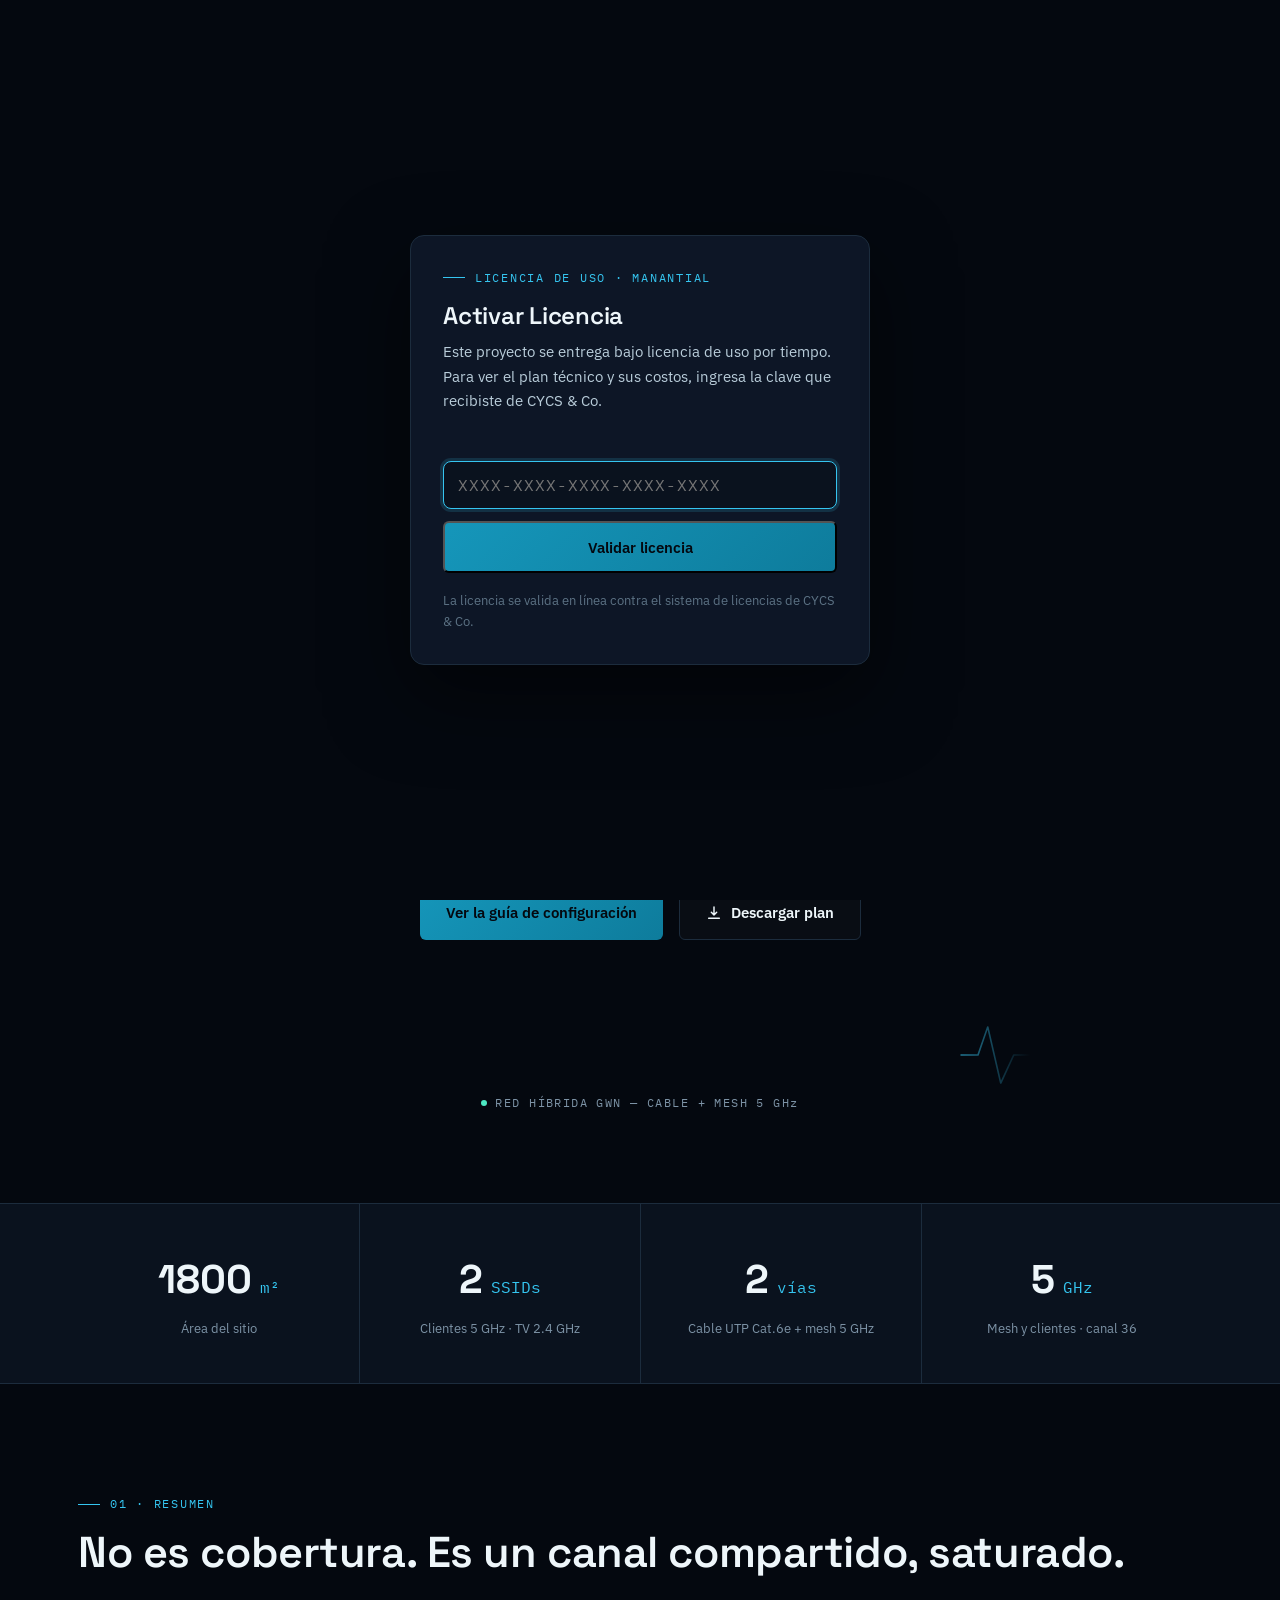
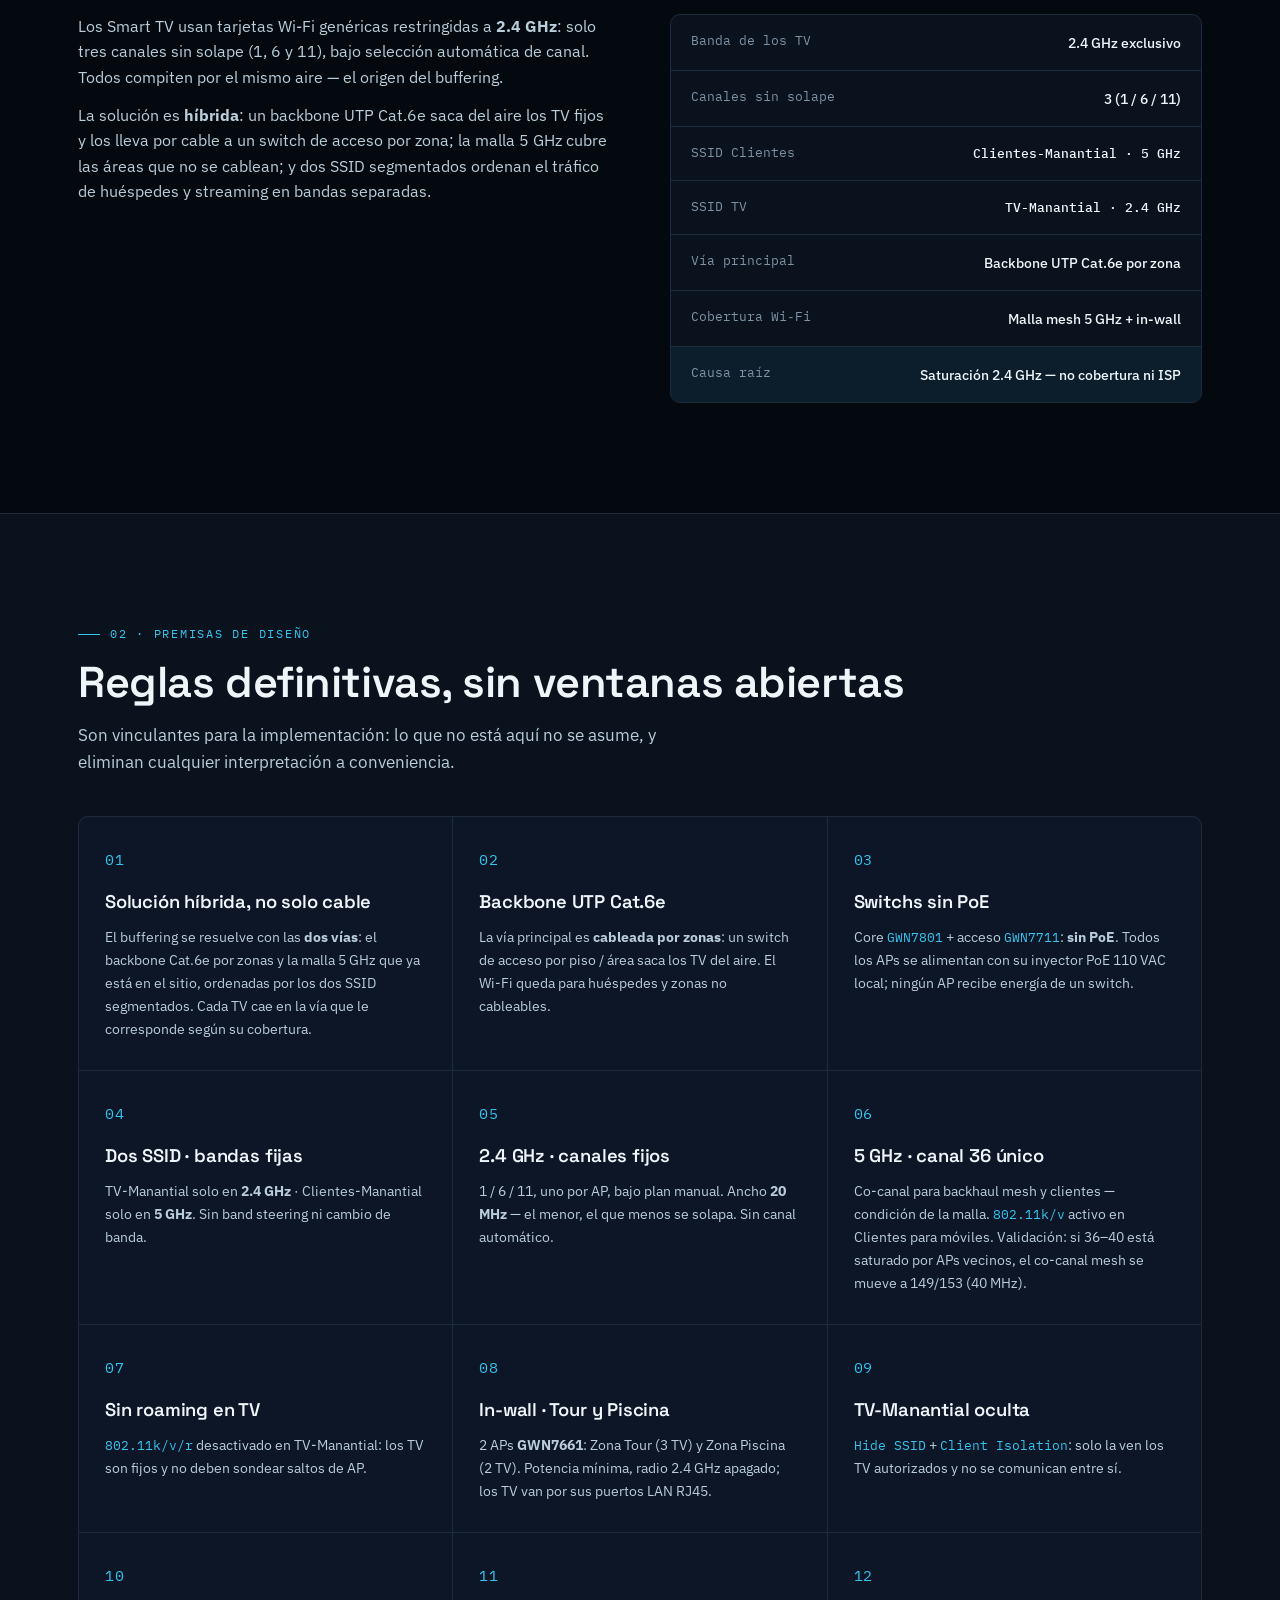
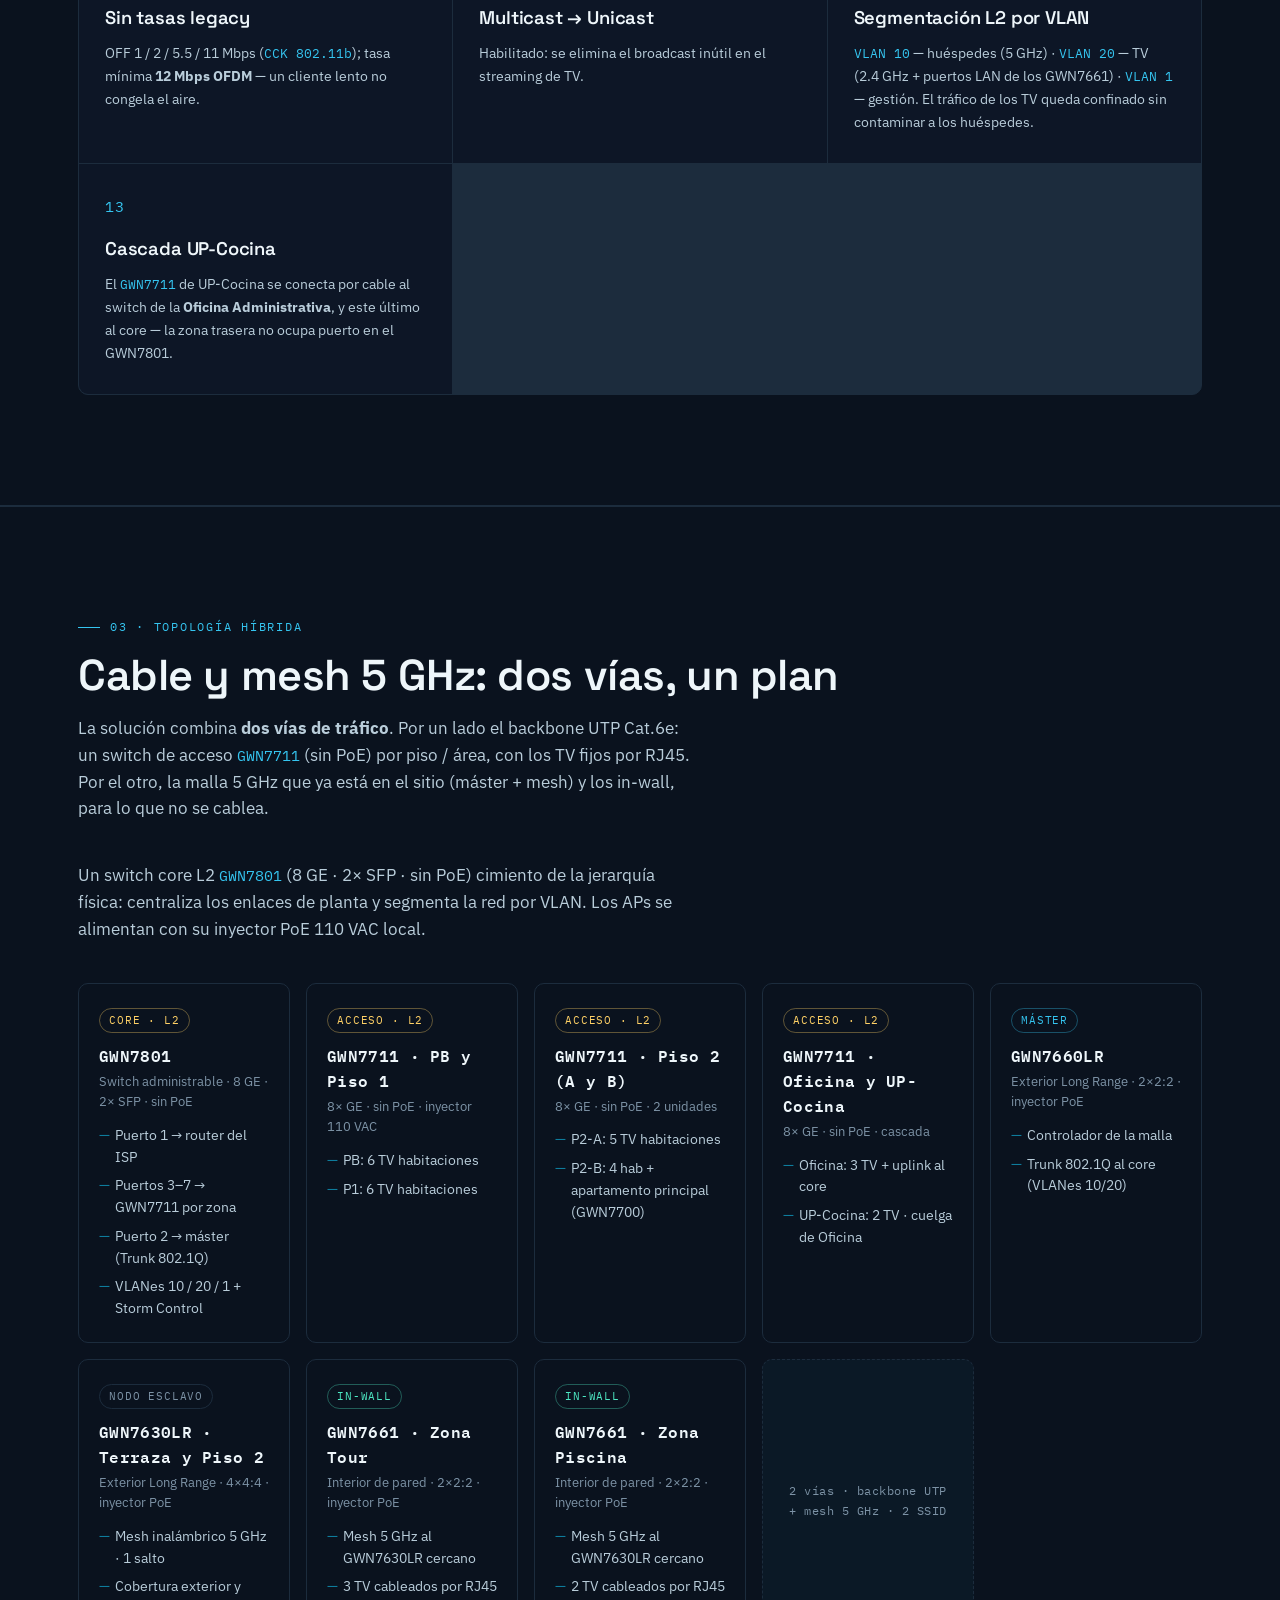
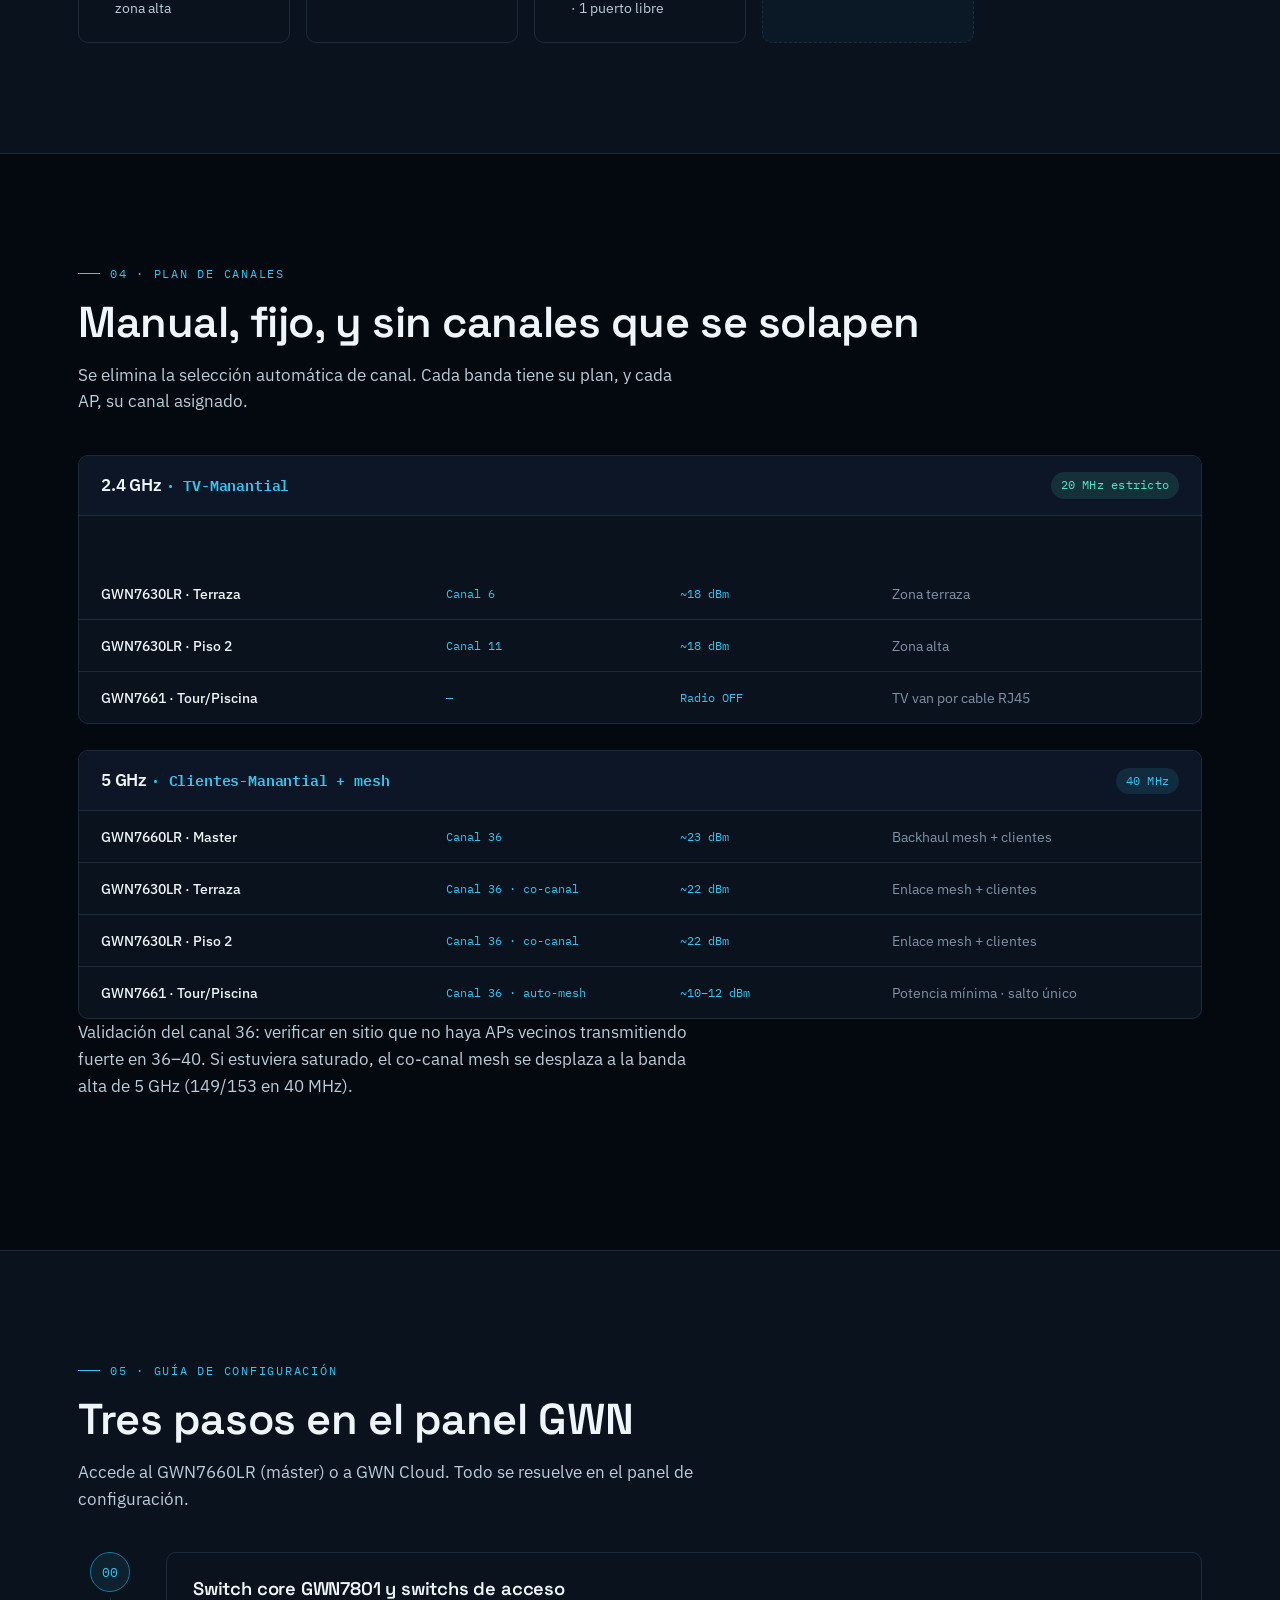
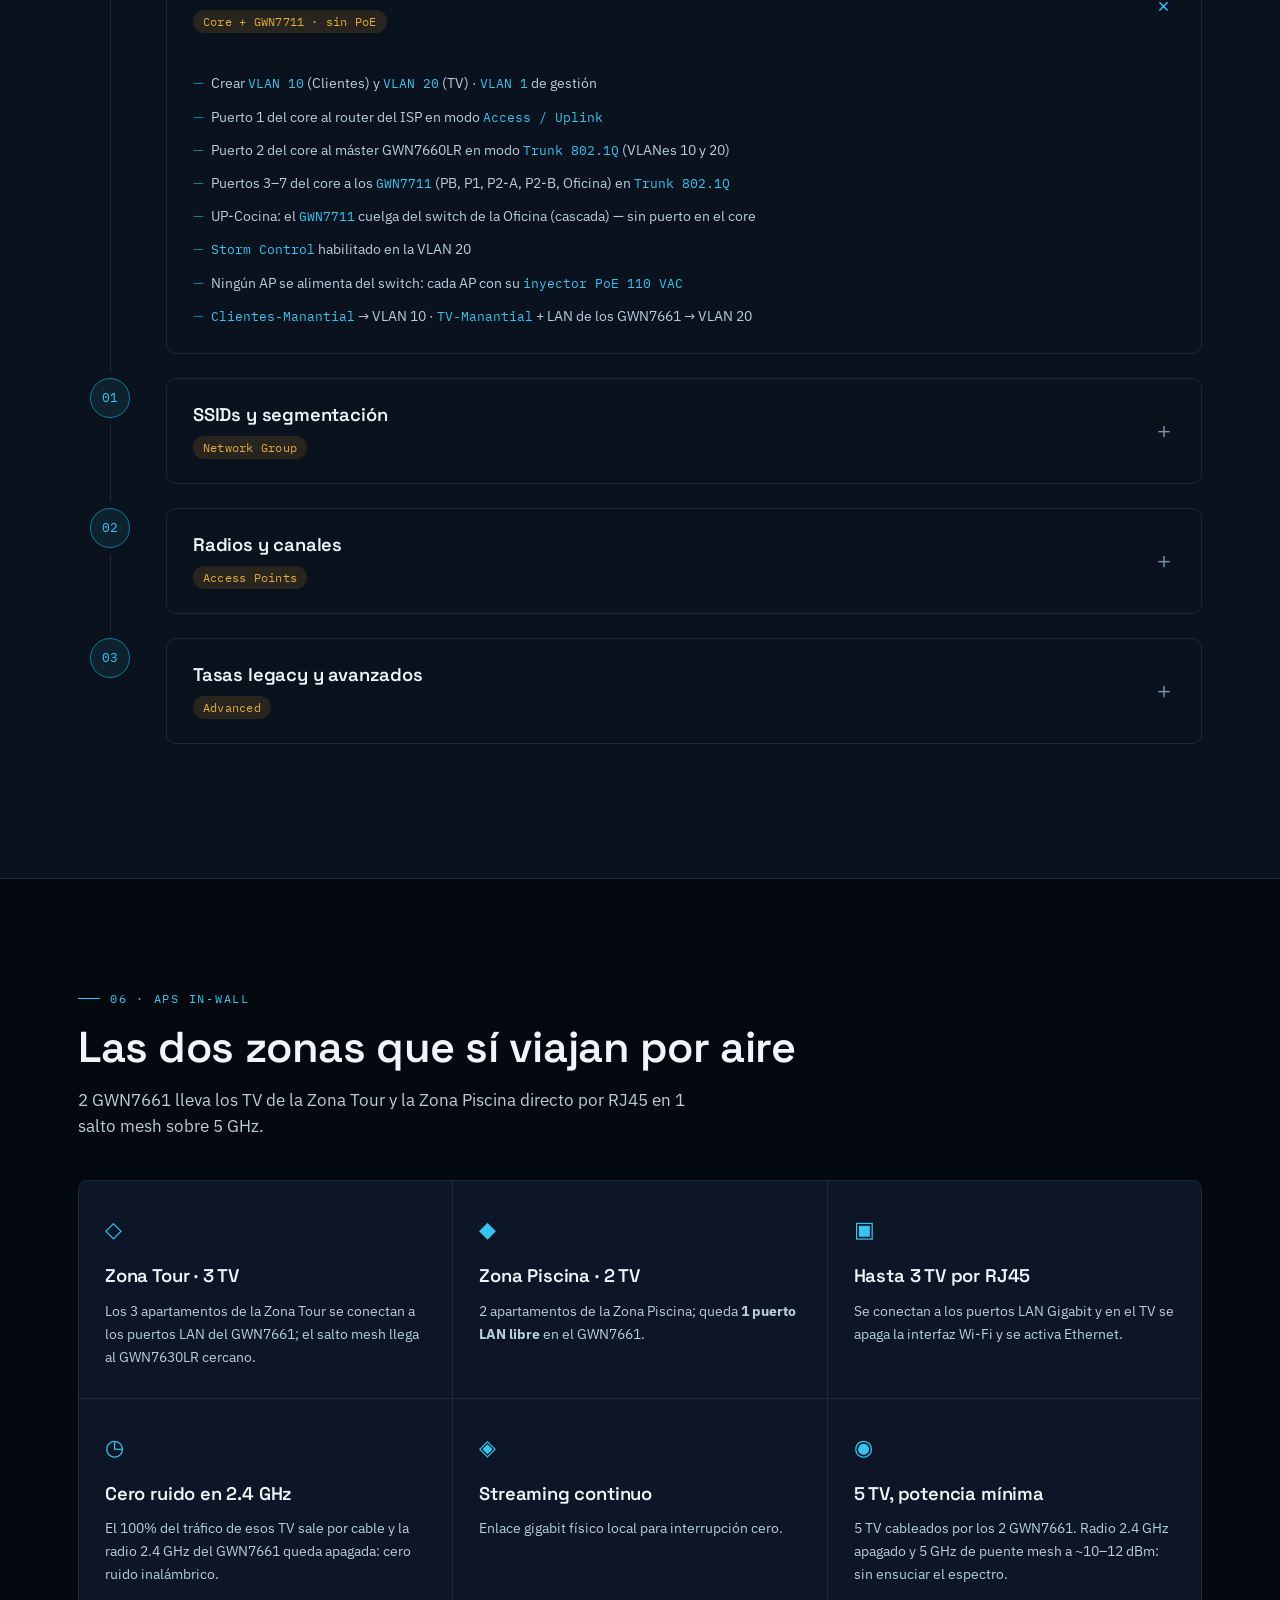
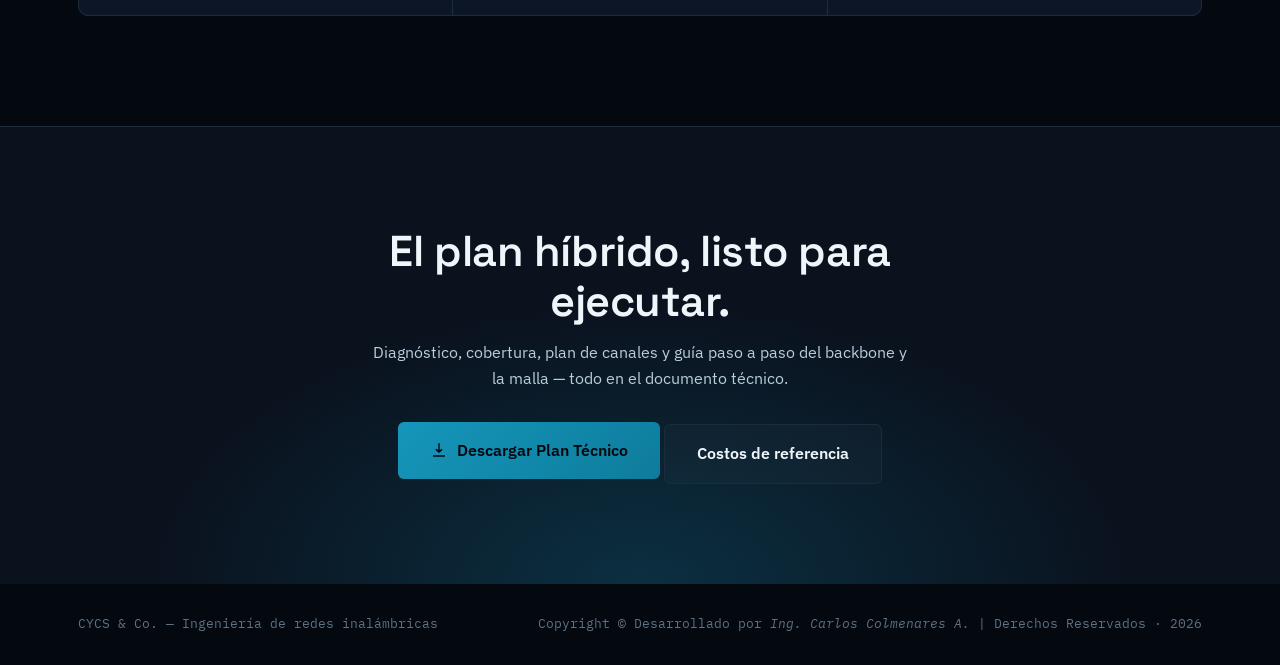
<file: index.html>
<!doctype html>
<html lang="es">
  <head>
    <meta charset="UTF-8" />
    <meta name="viewport" content="width=device-width, initial-scale=1.0" />
    <title>Plan Técnico de Red Backbone GWN — Posada Casa Manantial</title>
    <meta
      name="description"
      content="Plan técnico de redes y guía de configuración backbone cableado GWN para Posada Casa Manantial: segmentación de SSIDs, plan de canales y switchs de acceso GWN7711 que eliminan el buffering de 32 Smart TV."
    />
    <link
      rel="icon"
      href="data:image/svg+xml,<svg xmlns=%22http://www.w3.org/2000/svg%22 viewBox=%220 0 100 100%22><circle cx=%2250%22 cy=%2250%22 r=%2240%22 fill=%22%2304080f%22/><circle cx=%2250%22 cy=%2250%22 r=%2216%22 fill=%22none%22 stroke=%22%2335c5f0%22 stroke-width=%228%22/></svg>"
    />
    <link rel="preconnect" href="https://fonts.googleapis.com" />
    <link rel="preconnect" href="https://fonts.gstatic.com" crossorigin />
    <link
      href="https://fonts.googleapis.com/css2?family=Space+Grotesk:wght@400;500;600;700&family=IBM+Plex+Sans:wght@400;500;600&family=IBM+Plex+Mono:wght@400;500;600&display=swap"
      rel="stylesheet"
    />
    <link rel="stylesheet" href="assets/css/styles.css" />
  </head>
  <body>
    <script src="assets/js/license.js"></script>
    <!-- ============ NAV ============ -->
    <header class="nav" id="nav">
      <div class="nav__inner">
        <a class="nav__brand" href="#top" aria-label="Inicio">
          <span class="nav__pulse" aria-hidden="true"></span>
          <span class="nav__mark"
            >CYCS <span class="nav__mark-accent">& Co.</span></span
          >
        </a>
        <nav class="nav__links" aria-label="Navegación principal">
          <a href="#resumen">Resumen</a>
          <a href="#premisas">Premisas</a>
          <a href="#topologia">Topología</a>
          <a href="#canales">Canales</a>
          <a href="#guia">Guía</a>
          <a href="#inwall">In-Wall</a>
        </nav>
        <button
          class="nav__toggle"
          id="navToggle"
          aria-label="Abrir menú"
          aria-expanded="false"
        >
          <span></span><span></span><span></span>
        </button>
      </div>
      <nav class="nav__mobile" id="navMobile" aria-label="Navegación móvil">
        <a href="#resumen">Resumen</a>
        <a href="#premisas">Premisas</a>
        <a href="#topologia">Topología</a>
        <a href="#canales">Canales</a>
        <a href="#guia">Guía</a>
        <a href="#inwall">In-Wall</a>
      </nav>
    </header>

    <!-- ============ HERO ============ -->
    <section class="hero" id="top">
      <div class="hero__grid" aria-hidden="true"></div>
      <div class="hero__inner">
        <p class="eyebrow reveal">Plan técnico · Red híbrida GWN (cable + mesh)</p>
        <h1 class="hero__title reveal">
          Cable para los TV fijos. <br />Mesh 5 GHz para el resto.<br /><span
            class="hero__title-accent"
            >El aire, segmentado.</span
          >
        </h1>
        <p class="hero__sub reveal">
          Los Smart TV solo usan 2.4 GHz y compiten por tres canales con
          selección automática. <br/>La solución es híbrida: backbone UTP Cat.6e
          para los TV fijos, malla 5 GHz para lo que no se cablea y dos SSIDs
          segmentados que apartan el streaming del tráfico de huéspedes.
        </p>
        <div class="hero__actions reveal">
          <a href="#guia" class="btn btn--primary">Ver la guía de configuración</a>
          <a
            href="assets/docs/Plan-tecnico-red-wifi.pdf"
            download
            class="btn btn--ghost"
          >
            <svg
              width="16"
              height="16"
              viewBox="0 0 24 24"
              fill="none"
              stroke="currentColor"
              stroke-width="2.2"
              stroke-linecap="round"
              stroke-linejoin="round"
            >
              <path d="M12 3v12m0 0l-4-4m4 4l4-4M4 20h16" />
            </svg>
            Descargar plan
          </a>
        </div>

        <div class="hero__monitor reveal" aria-hidden="true">
          <svg viewBox="0 0 1200 160" class="ekg" preserveAspectRatio="none">
            <path
              id="ekgPath"
              d="M0,80 L140,80 L165,80 L180,30 L200,130 L220,80 L260,80 L620,80 L645,80 L660,30 L680,130 L700,80 L740,80 L1100,80 L1120,80 L1135,30 L1155,130 L1175,80 L1200,80"
              fill="none"
              stroke="url(#ekgGrad)"
              stroke-width="2.5"
              stroke-linecap="round"
              stroke-linejoin="round"
            />
            <defs>
              <linearGradient id="ekgGrad" x1="0" y1="0" x2="1" y2="0">
                <stop offset="0%" stop-color="#35c5f0" stop-opacity="0" />
                <stop offset="15%" stop-color="#35c5f0" />
                <stop offset="50%" stop-color="#4de8c3" />
                <stop offset="85%" stop-color="#35c5f0" />
                <stop offset="100%" stop-color="#35c5f0" stop-opacity="0" />
              </linearGradient>
            </defs>
          </svg>
          <div class="hero__monitor-label">
            <span class="dot"></span> RED HÍBRIDA GWN — CABLE + MESH 5 GHz
          </div>
        </div>
      </div>
    </section>

    <!-- ============ STATS ============ -->
    <section class="stats" aria-label="Datos del sitio">
      <div class="stats__inner">
        <div class="stat reveal">
          <span class="stat__value" data-count="1800">0</span>
          <span class="stat__unit">m²</span>
          <span class="stat__label">Área del sitio</span>
        </div>
        <div class="stat reveal">
          <span class="stat__value" data-count="2">0</span>
          <span class="stat__unit">SSIDs</span>
          <span class="stat__label">Clientes 5 GHz · TV 2.4 GHz</span>
        </div>
        <div class="stat reveal">
          <span class="stat__value" data-count="2">0</span>
          <span class="stat__unit">vías</span>
          <span class="stat__label">Cable UTP Cat.6e + mesh 5 GHz</span>
        </div>
        <div class="stat reveal">
          <span class="stat__value" data-count="5">0</span>
          <span class="stat__unit">GHz</span>
          <span class="stat__label">Mesh y clientes · canal 36</span>
        </div>
      </div>
    </section>

    <!-- ============ RESUMEN / DIAGNÓSTICO ============ -->
    <section class="section" id="resumen">
      <div class="section__inner">
        <p class="eyebrow reveal">01 · Resumen</p>
        <h2 class="reveal">
          No es cobertura. Es un canal compartido, saturado.
        </h2>
        <div class="split">
          <div class="split__col reveal">
            <p>
              Los Smart TV usan tarjetas Wi-Fi genéricas restringidas a
              <strong>2.4 GHz</strong>: solo tres canales sin solape (1, 6 y
              11), bajo selección automática de canal. Todos compiten por el
              mismo aire — el origen del buffering.
            </p>
            <p>
              La solución es <strong>híbrida</strong>: un backbone UTP Cat.6e
              saca del aire los TV fijos y los lleva por cable a un switch de
              acceso por zona; la malla 5 GHz cubre las áreas que no se cablean;
              y dos SSID segmentados ordenan el tráfico de huéspedes y streaming
              en bandas separadas.
            </p>
          </div>
          <div class="split__col reveal">
            <div class="diagcard">
              <div class="diagcard__row">
                <span class="diagcard__k">Banda de los TV</span>
                <span class="diagcard__v">2.4 GHz exclusivo</span>
              </div>
              <div class="diagcard__row">
                <span class="diagcard__k">Canales sin solape</span>
                <span class="diagcard__v">3 (1 / 6 / 11)</span>
              </div>
              <div class="diagcard__row">
                <span class="diagcard__k">SSID Clientes</span>
                <span class="diagcard__v mono">Clientes-Manantial · 5 GHz</span>
              </div>
              <div class="diagcard__row">
                <span class="diagcard__k">SSID TV</span>
                <span class="diagcard__v mono">TV-Manantial · 2.4 GHz</span>
              </div>
              <div class="diagcard__row">
                <span class="diagcard__k">Vía principal</span>
                <span class="diagcard__v">Backbone UTP Cat.6e por zona</span>
              </div>
              <div class="diagcard__row">
                <span class="diagcard__k">Cobertura Wi‑Fi</span>
                <span class="diagcard__v">Malla mesh 5 GHz + in-wall</span>
              </div>
              <div class="diagcard__row diagcard__row--accent">
                <span class="diagcard__k">Causa raíz</span>
                <span class="diagcard__v"
                  >Saturación 2.4 GHz — no cobertura ni ISP</span
                >
              </div>
            </div>
          </div>
        </div>
      </div>
    </section>

    <!-- ============ PREMISAS DE DISEÑO ============ -->
    <section class="section section--panel" id="premisas">
      <div class="section__inner">
        <p class="eyebrow reveal">02 · Premisas de diseño</p>
        <h2 class="reveal">Reglas definitivas, sin ventanas abiertas</h2>
        <p class="section__lead reveal">
          Son vinculantes para la implementación: lo que no está aquí no se
          asume, y eliminan cualquier interpretación a conveniencia.
        </p>
        <div class="principles">
          <div class="principle reveal">
            <div class="principle__icon principle__icon--num" aria-hidden="true">01</div>
            <h3>Solución híbrida, no solo cable</h3>
            <p>
              El buffering se resuelve con las <strong>dos vías</strong>: el
              backbone Cat.6e por zonas y la malla 5 GHz que ya está en el
              sitio, ordenadas por los dos SSID segmentados. Cada TV cae en la
              vía que le corresponde según su cobertura.
            </p>
          </div>
          <div class="principle reveal">
            <div class="principle__icon principle__icon--num" aria-hidden="true">02</div>
            <h3>Backbone UTP Cat.6e</h3>
            <p>
              La vía principal es <strong>cableada por zonas</strong>: un switch
              de acceso por piso / área saca los TV del aire. El Wi‑Fi queda
              para huéspedes y zonas no cableables.
            </p>
          </div>
          <div class="principle reveal">
            <div class="principle__icon principle__icon--num" aria-hidden="true">03</div>
            <h3>Switchs sin PoE</h3>
            <p>
              Core <span class="mono">GWN7801</span> + acceso
              <span class="mono">GWN7711</span>: <strong>sin PoE</strong>. Todos
              los APs se alimentan con su inyector PoE 110 VAC local; ningún AP
              recibe energía de un switch.
            </p>
          </div>
          <div class="principle reveal">
            <div class="principle__icon principle__icon--num" aria-hidden="true">04</div>
            <h3>Dos SSID · bandas fijas</h3>
            <p>
              TV-Manantial solo en <strong>2.4 GHz</strong> · Clientes-Manantial
              solo en <strong>5 GHz</strong>. Sin band steering ni cambio de
              banda.
            </p>
          </div>
          <div class="principle reveal">
            <div class="principle__icon principle__icon--num" aria-hidden="true">05</div>
            <h3>2.4 GHz · canales fijos</h3>
            <p>
              1 / 6 / 11, uno por AP, bajo plan manual. Ancho
              <strong>20 MHz</strong> — el menor, el que menos se solapa. Sin
              canal automático.
            </p>
          </div>
          <div class="principle reveal">
            <div class="principle__icon principle__icon--num" aria-hidden="true">06</div>
            <h3>5 GHz · canal 36 único</h3>
            <p>
              Co-canal para backhaul mesh y clientes — condición de la malla.
              <span class="mono">802.11k/v</span> activo en Clientes para
              móviles. Validación: si 36–40 está saturado por APs vecinos, el
              co-canal mesh se mueve a 149/153 (40 MHz).
            </p>
          </div>
          <div class="principle reveal">
            <div class="principle__icon principle__icon--num" aria-hidden="true">07</div>
            <h3>Sin roaming en TV</h3>
            <p>
              <span class="mono">802.11k/v/r</span> desactivado en
              TV-Manantial: los TV son fijos y no deben sondear saltos de AP.
            </p>
          </div>
          <div class="principle reveal">
            <div class="principle__icon principle__icon--num" aria-hidden="true">08</div>
            <h3>In-wall · Tour y Piscina</h3>
            <p>
              2 APs <strong>GWN7661</strong>: Zona Tour (3 TV) y Zona Piscina
              (2 TV). Potencia mínima, radio 2.4 GHz apagado; los TV van por
              sus puertos LAN RJ45.
            </p>
          </div>
          <div class="principle reveal">
            <div class="principle__icon principle__icon--num" aria-hidden="true">09</div>
            <h3>TV-Manantial oculta</h3>
            <p>
              <span class="mono">Hide SSID</span> +
              <span class="mono">Client Isolation</span>: solo la ven los TV
              autorizados y no se comunican entre sí.
            </p>
          </div>
          <div class="principle reveal">
            <div class="principle__icon principle__icon--num" aria-hidden="true">10</div>
            <h3>Sin tasas legacy</h3>
            <p>
              OFF 1 / 2 / 5.5 / 11 Mbps (<span class="mono">CCK 802.11b</span>);
              tasa mínima <strong>12 Mbps OFDM</strong> — un cliente lento no
              congela el aire.
            </p>
          </div>
          <div class="principle reveal">
            <div class="principle__icon principle__icon--num" aria-hidden="true">11</div>
            <h3>Multicast → Unicast</h3>
            <p>
              Habilitado: se elimina el broadcast inútil en el streaming de TV.
            </p>
          </div>
          <div class="principle reveal">
            <div class="principle__icon principle__icon--num" aria-hidden="true">12</div>
            <h3>Segmentación L2 por VLAN</h3>
            <p>
              <span class="mono">VLAN 10</span> — huéspedes (5 GHz) ·
              <span class="mono">VLAN 20</span> — TV (2.4 GHz + puertos LAN de
              los GWN7661) · <span class="mono">VLAN 1</span> — gestión. El
              tráfico de los TV queda confinado sin contaminar a los huéspedes.
            </p>
          </div>
          <div class="principle reveal">
            <div class="principle__icon principle__icon--num" aria-hidden="true">13</div>
            <h3>Cascada UP-Cocina</h3>
            <p>
              El <span class="mono">GWN7711</span> de UP-Cocina se conecta por
              cable al switch de la <strong>Oficina Administrativa</strong>, y
              este último al core — la zona trasera no ocupa puerto en el
              GWN7801.
            </p>
          </div>
        </div>
      </div>
    </section>

    <!-- ============ TOPOLOGÍA ============ -->
    <section class="section section--panel" id="topologia">
      <div class="section__inner">
        <p class="eyebrow reveal">03 · Topología híbrida</p>
        <h2 class="reveal">Cable y mesh 5 GHz: dos vías, un plan</h2>
        <p class="section__lead reveal">
          La solución combina <strong>dos vías de tráfico</strong>. Por un lado
          el backbone UTP Cat.6e: un switch de acceso
          <span class="mono">GWN7711</span> (sin PoE) por piso / área, con los
          TV fijos por RJ45. Por el otro, la malla 5 GHz que ya está en el sitio
          (máster + mesh) y los in-wall, para lo que no se cablea.
        </p>
        <p class="section__lead reveal">
          Un switch core L2 <span class="mono">GWN7801</span> (8 GE · 2× SFP ·
          sin PoE) cimiento de la jerarquía física: centraliza los enlaces de
          planta y segmenta la red por VLAN. Los APs se alimentan con su
          inyector PoE 110 VAC local.
        </p>
        <div class="nodes">
          <div class="nodecard reveal">
            <div class="nodecard__tag nodecard__tag--core">Core · L2</div>
            <h3>GWN7801</h3>
            <p class="nodecard__sub">Switch administrable · 8 GE · 2× SFP · sin PoE</p>
            <ul class="nodecard__list">
              <li>Puerto 1 → router del ISP</li>
              <li>Puertos 3–7 → GWN7711 por zona</li>
              <li>Puerto 2 → máster (Trunk 802.1Q)</li>
              <li>VLANes 10 / 20 / 1 + Storm Control</li>
            </ul>
          </div>
          <div class="nodecard reveal">
            <div class="nodecard__tag nodecard__tag--core">Acceso · L2</div>
            <h3>GWN7711 · PB y Piso 1</h3>
            <p class="nodecard__sub">8× GE · sin PoE · inyector 110 VAC</p>
            <ul class="nodecard__list">
              <li>PB: 6 TV habitaciones</li>
              <li>P1: 6 TV habitaciones</li>
            </ul>
          </div>
          <div class="nodecard reveal">
            <div class="nodecard__tag nodecard__tag--core">Acceso · L2</div>
            <h3>GWN7711 · Piso 2 (A y B)</h3>
            <p class="nodecard__sub">8× GE · sin PoE · 2 unidades</p>
            <ul class="nodecard__list">
              <li>P2-A: 5 TV habitaciones</li>
              <li>P2-B: 4 hab + apartamento principal (GWN7700)</li>
            </ul>
          </div>
          <div class="nodecard reveal">
            <div class="nodecard__tag nodecard__tag--core">Acceso · L2</div>
            <h3>GWN7711 · Oficina y UP-Cocina</h3>
            <p class="nodecard__sub">8× GE · sin PoE · cascada</p>
            <ul class="nodecard__list">
              <li>Oficina: 3 TV + uplink al core</li>
              <li>UP-Cocina: 2 TV · cuelga de Oficina</li>
            </ul>
          </div>
          <div class="nodecard reveal">
            <div class="nodecard__tag nodecard__tag--master">Máster</div>
            <h3>GWN7660LR</h3>
            <p class="nodecard__sub">Exterior Long Range · 2×2:2 · inyector PoE</p>
            <ul class="nodecard__list">
              <li>Controlador de la malla</li>
              <li>Trunk 802.1Q al core (VLANes 10/20)</li>
            </ul>
          </div>
          <div class="nodecard reveal">
            <div class="nodecard__tag">Nodo esclavo</div>
            <h3>GWN7630LR · Terraza y Piso 2</h3>
            <p class="nodecard__sub">Exterior Long Range · 4×4:4 · inyector PoE</p>
            <ul class="nodecard__list">
              <li>Mesh inalámbrico 5 GHz · 1 salto</li>
              <li>Cobertura exterior y zona alta</li>
            </ul>
          </div>
          <div class="nodecard reveal">
            <div class="nodecard__tag nodecard__tag--inwall">In-Wall</div>
            <h3>GWN7661 · Zona Tour</h3>
            <p class="nodecard__sub">Interior de pared · 2×2:2 · inyector PoE</p>
            <ul class="nodecard__list">
              <li>Mesh 5 GHz al GWN7630LR cercano</li>
              <li>3 TV cableados por RJ45</li>
            </ul>
          </div>
          <div class="nodecard reveal">
            <div class="nodecard__tag nodecard__tag--inwall">In-Wall</div>
            <h3>GWN7661 · Zona Piscina</h3>
            <p class="nodecard__sub">Interior de pared · 2×2:2 · inyector PoE</p>
            <ul class="nodecard__list">
              <li>Mesh 5 GHz al GWN7630LR cercano</li>
              <li>2 TV cableados por RJ45 · 1 puerto libre</li>
            </ul>
          </div>
          <div class="nodecard nodecard--key reveal" aria-hidden="true">
            <span class="nodecard__key-label">2 vías · backbone UTP + mesh 5 GHz · 2 SSID</span>
          </div>
        </div>
      </div>
    </section>

    <!-- ============ CANALES ============ -->
    <section class="section" id="canales">
      <div class="section__inner">
        <p class="eyebrow reveal">04 · Plan de canales</p>
        <h2 class="reveal">Manual, fijo, y sin canales que se solapen</h2>
        <p class="section__lead reveal">
          Se elimina la selección automática de canal. Cada banda tiene su
          plan, y cada AP, su canal asignado.
        </p>

        <div class="band">
          <div class="band__head reveal">
            <h3>2.4 GHz <span class="mono">· TV-Manantial</span></h3>
            <span class="badge badge--low">20 MHz estricto</span>
          </div>
          <div class="band__rows">
            <div class="band__row reveal">
              <span class="band__node">GWN7660LR · Master</span>
              <span class="band__cell mono">Canal 1</span>
              <span class="band__cell mono">~18 dBm</span>
              <span class="band__cell">Zona central</span>
            </div>
            <div class="band__row reveal">
              <span class="band__node">GWN7630LR · Terraza</span>
              <span class="band__cell mono">Canal 6</span>
              <span class="band__cell mono">~18 dBm</span>
              <span class="band__cell">Zona terraza</span>
            </div>
            <div class="band__row reveal">
              <span class="band__node">GWN7630LR · Piso 2</span>
              <span class="band__cell mono">Canal 11</span>
              <span class="band__cell mono">~18 dBm</span>
              <span class="band__cell">Zona alta</span>
            </div>
            <div class="band__row reveal">
              <span class="band__node">GWN7661 · Tour/Piscina</span>
              <span class="band__cell mono">—</span>
              <span class="band__cell mono">Radio OFF</span>
              <span class="band__cell">TV van por cable RJ45</span>
            </div>
          </div>
        </div>

        <div class="band">
          <div class="band__head reveal">
            <h3>5 GHz <span class="mono">· Clientes-Manantial + mesh</span></h3>
            <span class="badge badge--high">40 MHz</span>
          </div>
          <div class="band__rows">
            <div class="band__row reveal">
              <span class="band__node">GWN7660LR · Master</span>
              <span class="band__cell mono">Canal 36</span>
              <span class="band__cell mono">~23 dBm</span>
              <span class="band__cell">Backhaul mesh + clientes</span>
            </div>
            <div class="band__row reveal">
              <span class="band__node">GWN7630LR · Terraza</span>
              <span class="band__cell mono">Canal 36 · co-canal</span>
              <span class="band__cell mono">~22 dBm</span>
              <span class="band__cell">Enlace mesh + clientes</span>
            </div>
            <div class="band__row reveal">
              <span class="band__node">GWN7630LR · Piso 2</span>
              <span class="band__cell mono">Canal 36 · co-canal</span>
              <span class="band__cell mono">~22 dBm</span>
              <span class="band__cell">Enlace mesh + clientes</span>
            </div>
            <div class="band__row reveal">
              <span class="band__node">GWN7661 · Tour/Piscina</span>
              <span class="band__cell mono">Canal 36 · auto-mesh</span>
              <span class="band__cell mono">~10–12 dBm</span>
              <span class="band__cell">Potencia mínima · salto único</span>
            </div>
          </div>
        </div>
        <p class="section__lead reveal">
          Validación del canal 36: verificar en sitio que no haya APs vecinos
          transmitiendo fuerte en 36–40. Si estuviera saturado, el co-canal
          mesh se desplaza a la banda alta de 5 GHz (149/153 en 40 MHz).
        </p>
      </div>
    </section>

    <!-- ============ GUÍA ============ -->
    <section class="section section--panel" id="guia">
      <div class="section__inner">
        <p class="eyebrow reveal">05 · Guía de configuración</p>
        <h2 class="reveal">Tres pasos en el panel GWN</h2>
        <p class="section__lead reveal">
          Accede al GWN7660LR (máster) o a GWN Cloud. Todo se resuelve en el
          panel de configuración.
        </p>

        <div class="timeline" id="timeline">
          <article class="stage reveal" data-stage="0">
            <div class="stage__rail">
              <span class="stage__num">00</span>
              <span class="stage__line" aria-hidden="true"></span>
            </div>
            <div class="stage__card">
              <button class="stage__head" aria-expanded="false">
                <div>
                  <h3>Switch core GWN7801 y switchs de acceso</h3>
                  <div class="badges">
                    <span class="badge badge--med">Core + GWN7711 · sin PoE</span>
                  </div>
                </div>
                <span class="stage__chev" aria-hidden="true">＋</span>
              </button>
              <div class="stage__body">
                <ul class="stage__list">
                  <li>Crear <span class="mono">VLAN 10</span> (Clientes) y <span class="mono">VLAN 20</span> (TV) · <span class="mono">VLAN 1</span> de gestión</li>
                  <li>Puerto 1 del core al router del ISP en modo <span class="mono">Access / Uplink</span></li>
                  <li>Puerto 2 del core al máster GWN7660LR en modo <span class="mono">Trunk 802.1Q</span> (VLANes 10 y 20)</li>
                  <li>Puertos 3–7 del core a los <span class="mono">GWN7711</span> (PB, P1, P2-A, P2-B, Oficina) en <span class="mono">Trunk 802.1Q</span></li>
                  <li>UP-Cocina: el <span class="mono">GWN7711</span> cuelga del switch de la Oficina (cascada) — sin puerto en el core</li>
                  <li><span class="mono">Storm Control</span> habilitado en la VLAN 20</li>
                  <li>Ningún AP se alimenta del switch: cada AP con su <span class="mono">inyector PoE 110 VAC</span></li>
                  <li><span class="mono">Clientes-Manantial</span> → VLAN 10 · <span class="mono">TV-Manantial</span> + LAN de los GWN7661 → VLAN 20</li>
                </ul>
              </div>
            </div>
          </article>

          <article class="stage reveal" data-stage="1">
            <div class="stage__rail">
              <span class="stage__num">01</span>
              <span class="stage__line" aria-hidden="true"></span>
            </div>
            <div class="stage__card">
              <button class="stage__head" aria-expanded="false">
                <div>
                  <h3>SSIDs y segmentación</h3>
                  <div class="badges">
                    <span class="badge badge--med">Network Group</span>
                  </div>
                </div>
                <span class="stage__chev" aria-hidden="true">＋</span>
              </button>
              <div class="stage__body">
                <ul class="stage__list">
                  <li>
                    SSID 1 — <span class="mono">Clientes-Manantial</span>:
                    5 GHz Only · banda fija (sin band steering) ·
                    <span class="mono">802.11k/v</span> activo para móviles
                  </li>
                  <li>
                    SSID 2 — <span class="mono">TV-Manantial</span>: 2.4 GHz
                    Only · banda fija ·
                    <span class="mono">802.11k/v/r</span> desactivado — TV
                    fijos, sin roaming
                  </li>
                  <li>
                    SSID TV: <span class="mono">Hide SSID</span> +
                    <span class="mono">Client Isolation</span> habilitados — solo
                    la ven los TV y no se hablan entre sí
                  </li>
                  <li>
                    Los dos SSID quedan vinculados a su VLAN (Paso 0):
                    Clientes →
                    <span class="mono">VLAN 10</span> · TV y LAN de los GWN7661
                    → <span class="mono">VLAN 20</span>
                  </li>
                </ul>
              </div>
            </div>
          </article>

          <article class="stage reveal" data-stage="2">
            <div class="stage__rail">
              <span class="stage__num">02</span>
              <span class="stage__line" aria-hidden="true"></span>
            </div>
            <div class="stage__card">
              <button class="stage__head" aria-expanded="false">
                <div>
                  <h3>Radios y canales</h3>
                  <div class="badges">
                    <span class="badge badge--med">Access Points</span>
                  </div>
                </div>
                <span class="stage__chev" aria-hidden="true">＋</span>
              </button>
              <div class="stage__body">
                <ul class="stage__list">
                  <li>Radio 2.4G: ancho <span class="mono">20 MHz</span> (sin solape) · canal fijo 1 / 6 / 11 · sin canal automático</li>
                  <li>Radio 5G: ancho <span class="mono">40 MHz</span> · canal <span class="mono">36</span> único co-canal (backhaul mesh + clientes)</li>
                  <li>Tx Power: LR 2.4G <span class="mono">18 dBm</span> · 5G <span class="mono">22–23 dBm</span> · GWN7661 al mínimo</li>
                </ul>
              </div>
            </div>
          </article>

          <article class="stage reveal" data-stage="3">
            <div class="stage__rail">
              <span class="stage__num">03</span>
            </div>
            <div class="stage__card">
              <button class="stage__head" aria-expanded="false">
                <div>
                  <h3>Tasas legacy y avanzados</h3>
                  <div class="badges">
                    <span class="badge badge--med">Advanced</span>
                  </div>
                </div>
                <span class="stage__chev" aria-hidden="true">＋</span>
              </button>
              <div class="stage__body">
                <ul class="stage__list">
                  <li><span class="mono">Multicast to Unicast</span>: habilitado</li>
                  <li>
                    Desactivar 1/2/5.5/11 Mbps (<span class="mono">CCK 802.11b</span>);
                    tasa mínima <span class="mono">12 Mbps OFDM</span>
                  </li>
                  <li>Minimum RSSI: <span class="mono">-80 dBm</span> (2.4G) · <span class="mono">-75 dBm</span> (5G)</li>
                </ul>
              </div>
            </div>
          </article>
        </div>
      </div>
    </section>

    <!-- ============ IN-WALL ============ -->
    <section class="section" id="inwall">
      <div class="section__inner">
        <p class="eyebrow reveal">06 · APs in-wall</p>
        <h2 class="reveal">Las dos zonas que sí viajan por aire</h2>
        <p class="section__lead reveal">
          2 GWN7661 lleva los TV de la Zona Tour y la Zona Piscina directo por
          RJ45 en 1 salto mesh sobre 5 GHz.
        </p>
        <div class="principles">
          <div class="principle reveal">
            <div class="principle__icon" aria-hidden="true">◇</div>
            <h3>Zona Tour · 3 TV</h3>
            <p>
              Los 3 apartamentos de la Zona Tour se conectan a los puertos LAN
              del GWN7661; el salto mesh llega al GWN7630LR cercano.
            </p>
          </div>
          <div class="principle reveal">
            <div class="principle__icon" aria-hidden="true">◆</div>
            <h3>Zona Piscina · 2 TV</h3>
            <p>
              2 apartamentos de la Zona Piscina; queda
              <strong>1 puerto LAN libre</strong> en el GWN7661.
            </p>
          </div>
          <div class="principle reveal">
            <div class="principle__icon" aria-hidden="true">▣</div>
            <h3>Hasta 3 TV por RJ45</h3>
            <p>
              Se conectan a los puertos LAN Gigabit y en el TV se apaga la
              interfaz Wi‑Fi y se activa Ethernet.
            </p>
          </div>
          <div class="principle reveal">
            <div class="principle__icon" aria-hidden="true">◷</div>
            <h3>Cero ruido en 2.4 GHz</h3>
            <p>
              El 100% del tráfico de esos TV sale por cable y la radio
              2.4 GHz del GWN7661 queda apagada: cero ruido inalámbrico.
            </p>
          </div>
          <div class="principle reveal">
            <div class="principle__icon" aria-hidden="true">◈</div>
            <h3>Streaming continuo</h3>
            <p>Enlace gigabit físico local para interrupción cero.</p>
          </div>
          <div class="principle reveal">
            <div class="principle__icon" aria-hidden="true">◉</div>
            <h3>5 TV, potencia mínima</h3>
            <p>
              5 TV cableados por los 2 GWN7661. Radio 2.4 GHz apagado y 5 GHz
              de puente mesh a ~10–12 dBm: sin ensuciar el espectro.
            </p>
          </div>
        </div>
      </div>
    </section>

    <!-- ============ CTA FINAL ============ -->
    <section class="cta" id="plan">
      <div class="cta__inner reveal">
        <h2>El plan híbrido, listo para ejecutar.</h2>
        <p>
          Diagnóstico, cobertura, plan de canales y guía paso a paso del
          backbone y la malla — todo en el documento técnico.
        </p>
        <a
          href="assets/docs/Plan-tecnico-red-wifi.pdf"
          download
          class="btn btn--primary btn--lg"
        >
          <svg
            width="18"
            height="18"
            viewBox="0 0 24 24"
            fill="none"
            stroke="currentColor"
            stroke-width="2"
          >
            <path d="M12 3v12m0 0l-4-4m4 4l4-4M4 20h16" />
          </svg>
          Descargar Plan Técnico
        </a>
        <a href="costos.html" class="btn btn--ghost btn--lg"
          >Costos de referencia</a
        >
      </div>
    </section>

    <footer class="footer">
      <div class="footer__inner">
        <span>CYCS & Co. — Ingeniería de redes inalámbricas</span>
        <span
          >Copyright © Desarrollado por <i>Ing. Carlos Colmenares A.</i> | Derechos
          Reservados · 2026</span
        >
      </div>
    </footer>

    <button
      class="scrollFab"
      id="scrollFab"
      type="button"
      aria-label="Ir al final de la página"
    >
      <svg
        viewBox="0 0 24 24"
        width="16"
        height="16"
        fill="none"
        stroke="currentColor"
        stroke-width="2.4"
        stroke-linecap="round"
        stroke-linejoin="round"
      >
        <path d="M6 9l6 6 6-6" />
      </svg>
    </button>

    <script src="assets/js/main.js"></script>
  </body>
</html>
</file>
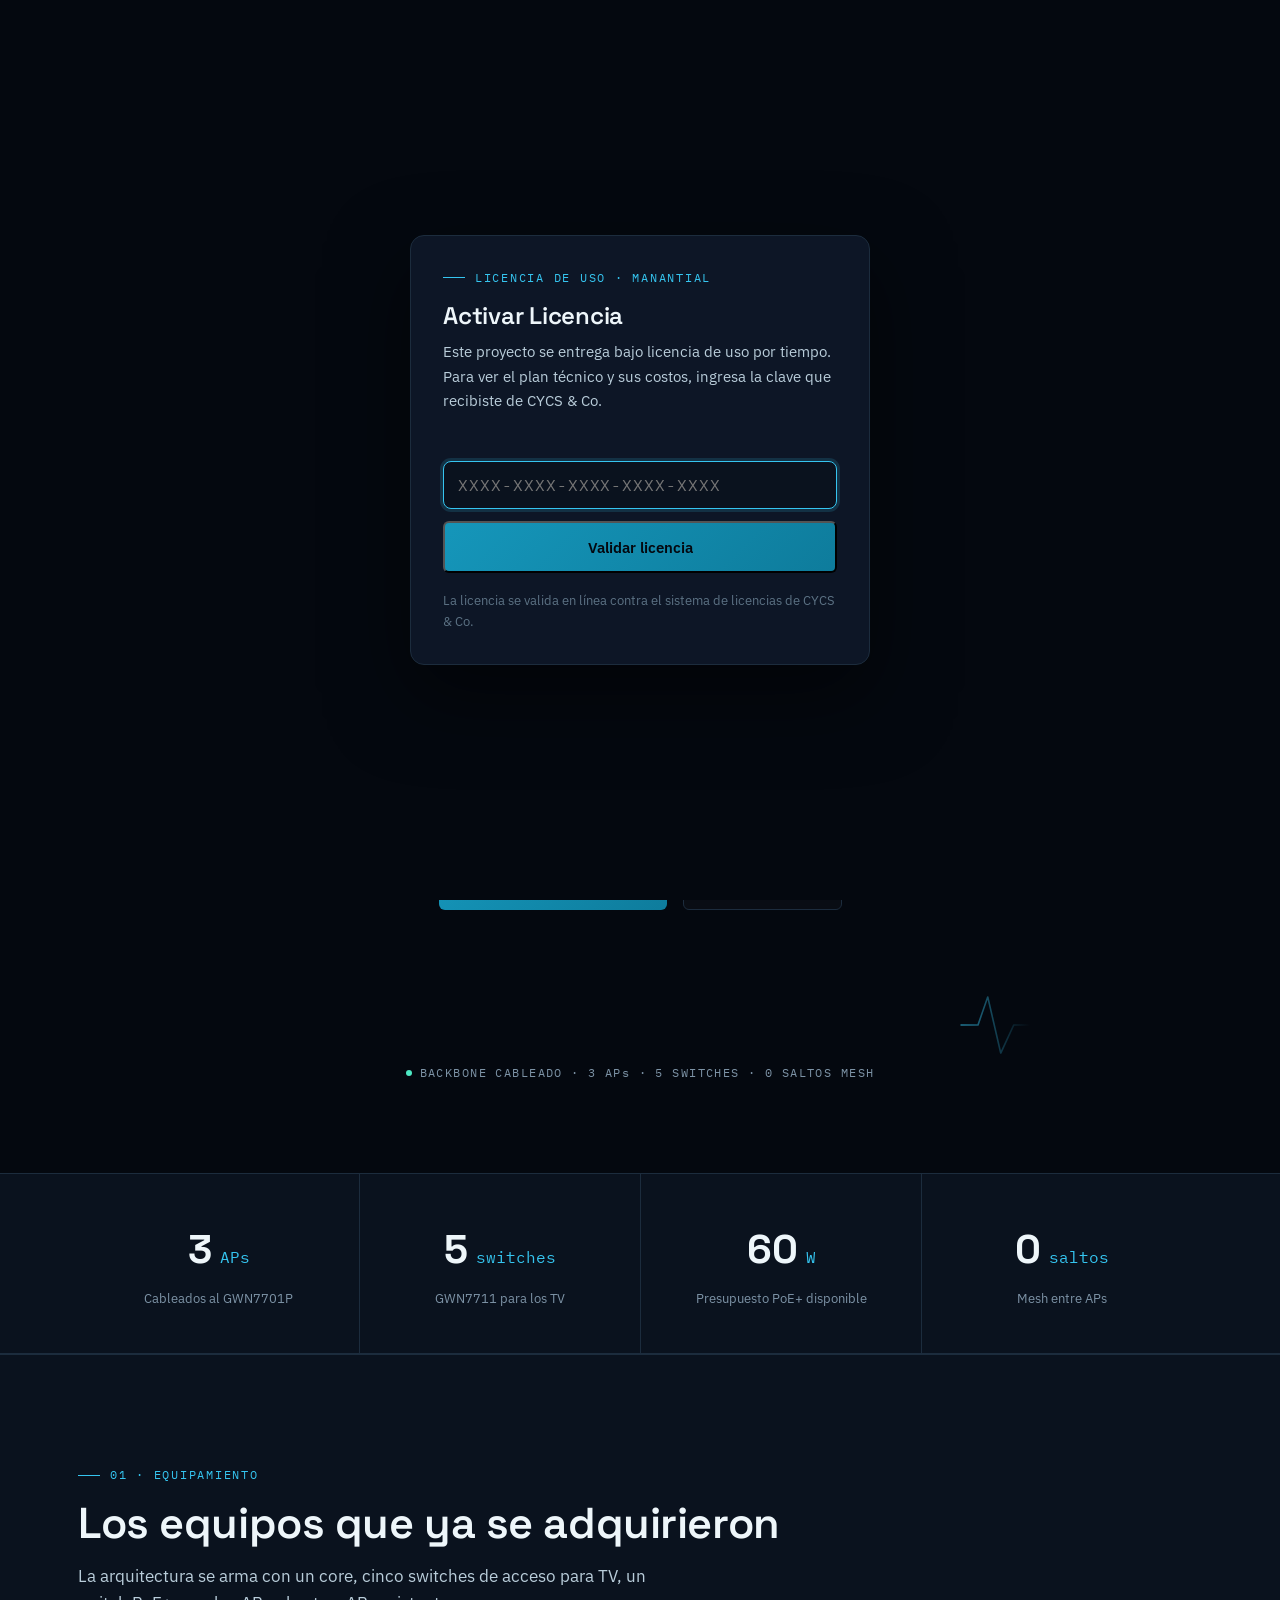
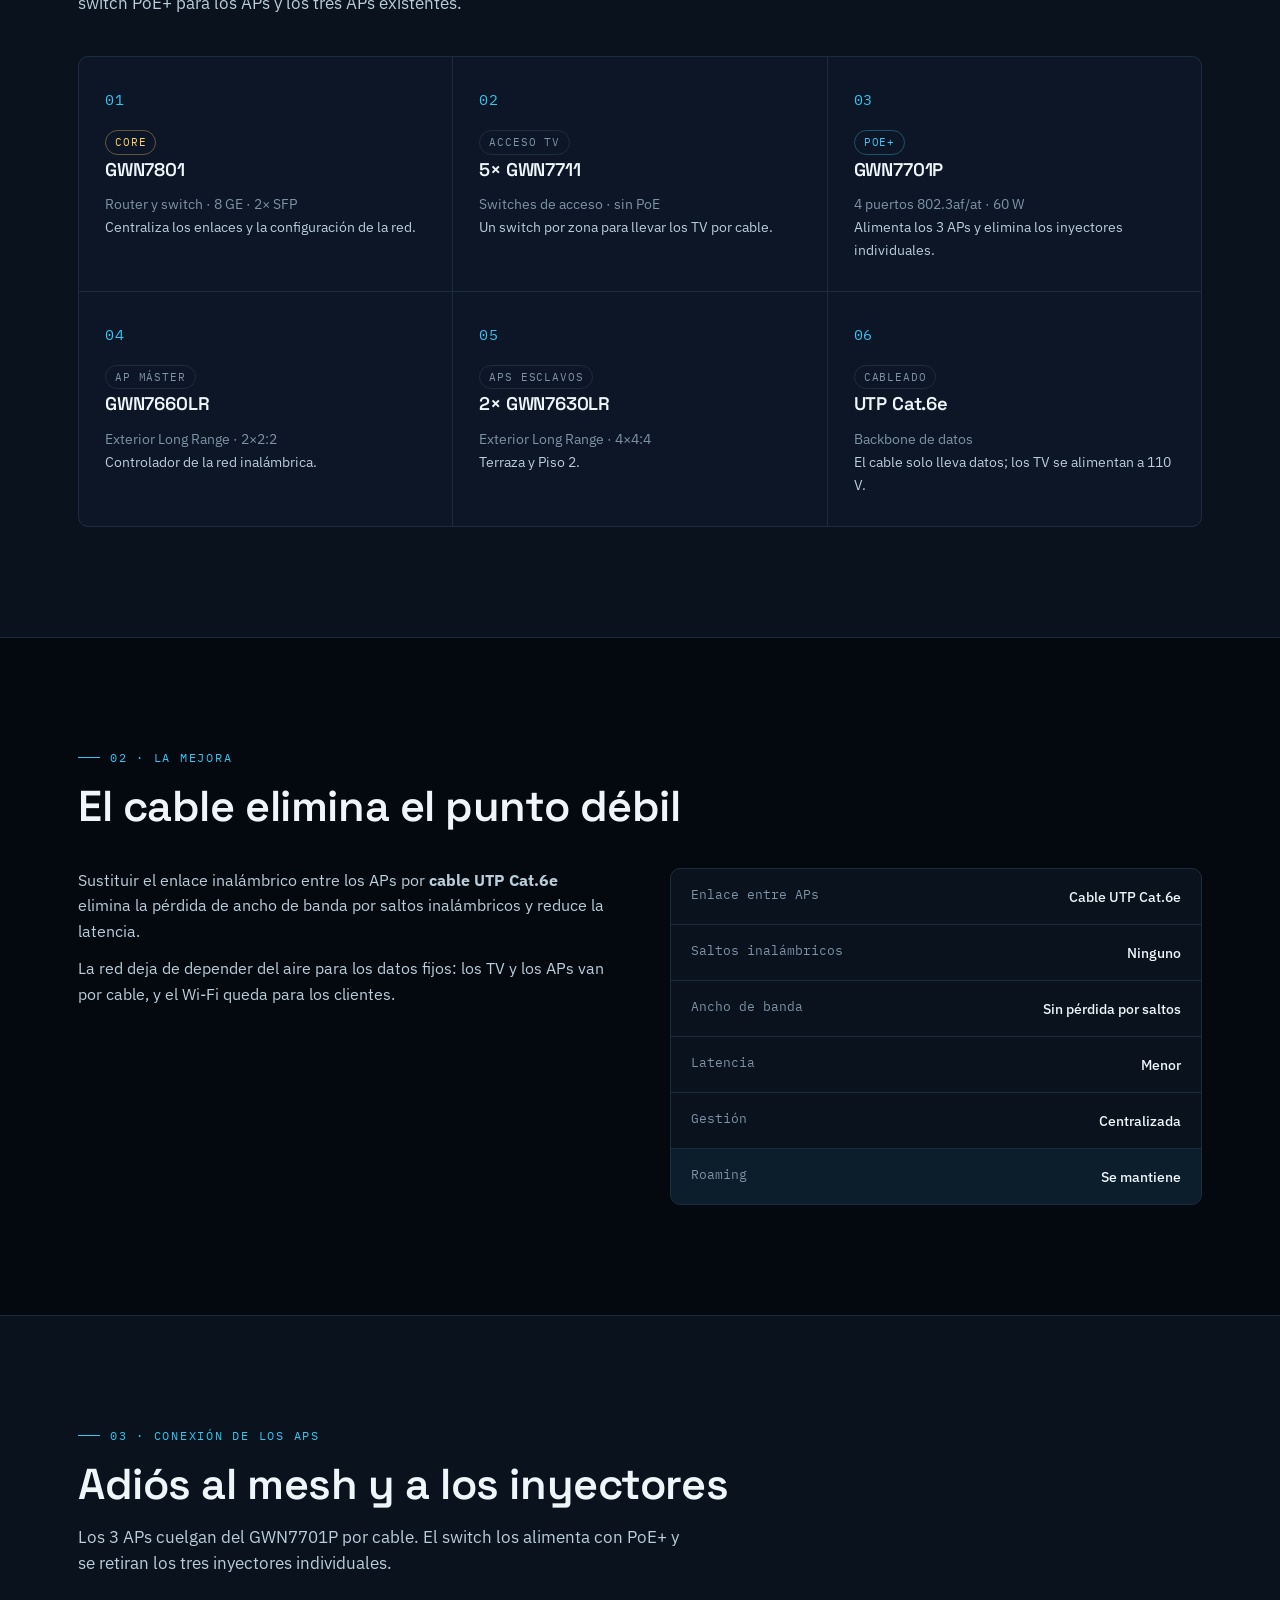
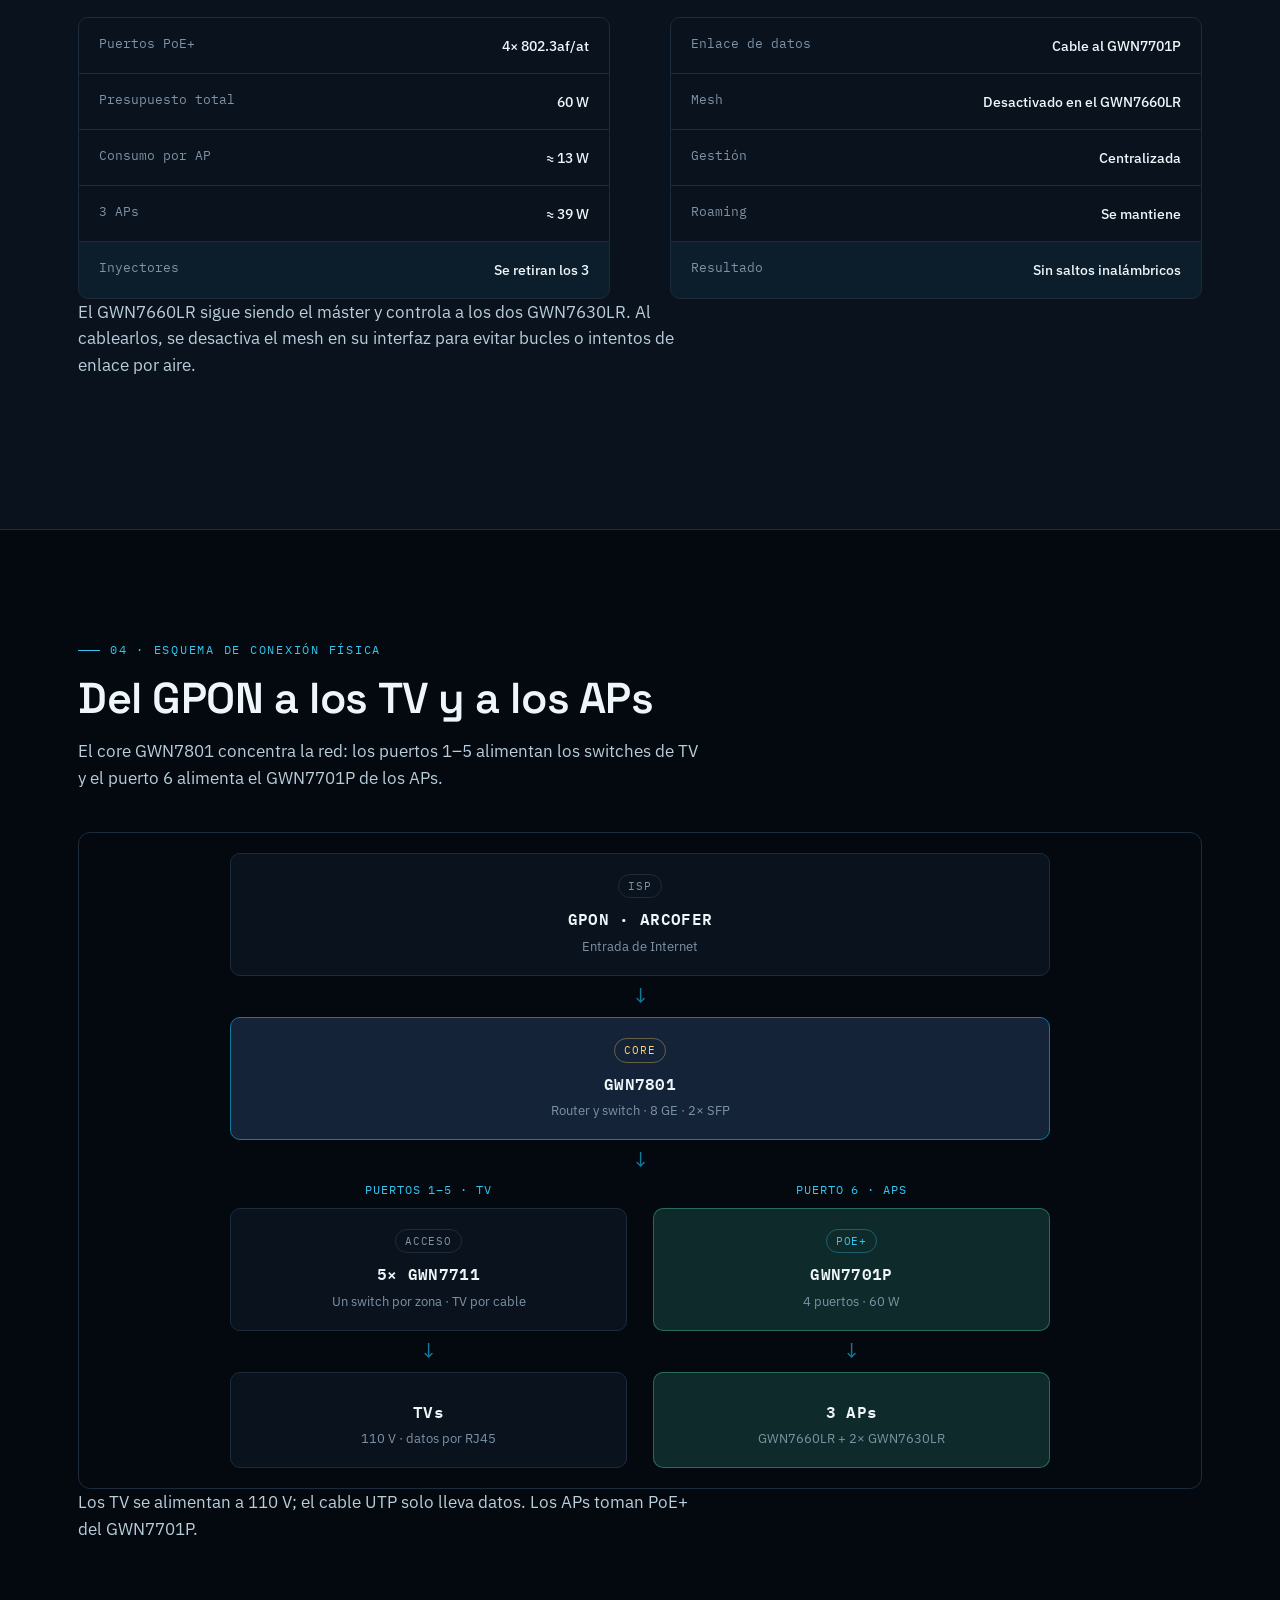
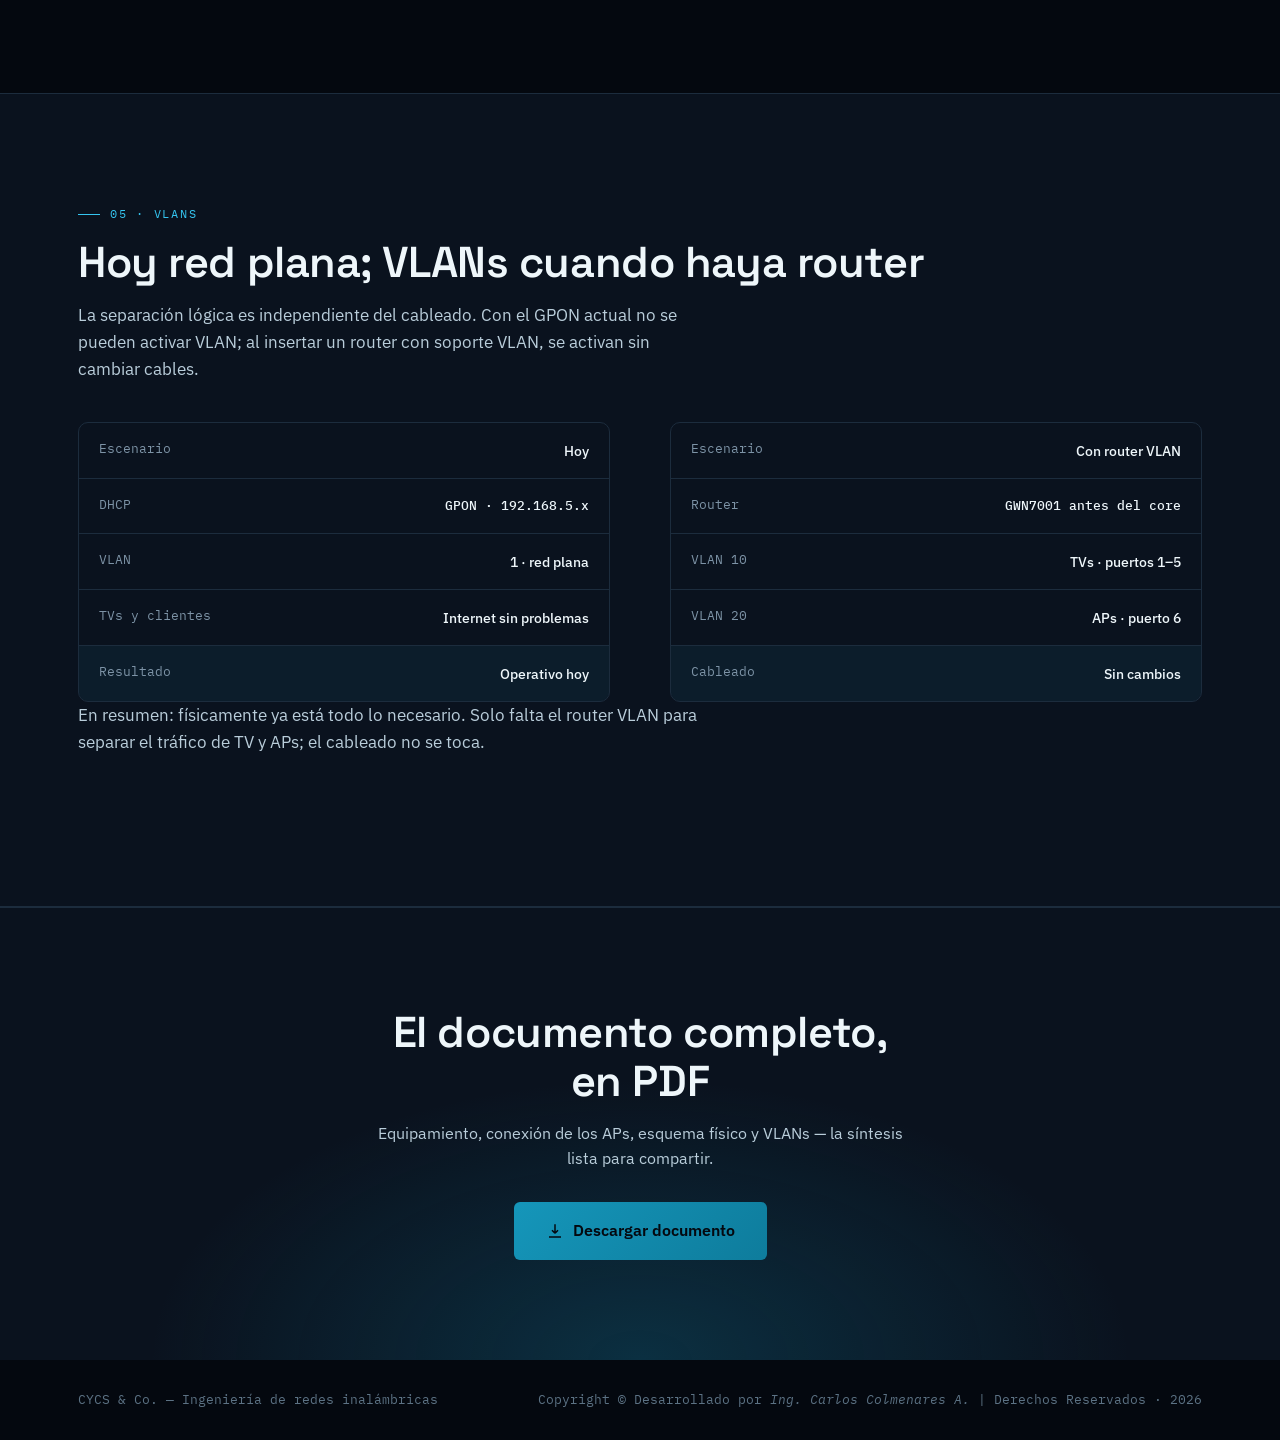
<file: refactor-red-hibrida/index.html>
<!doctype html>
<html lang="es">
  <head>
    <meta charset="UTF-8" />
    <meta name="viewport" content="width=device-width, initial-scale=1.0" />
    <title>Red Híbrida WiFi TV — Posada Casa Manantial</title>
    <meta
      name="description"
      content="Síntesis de la red híbrida de Posada Casa Manantial: 3 APs cableados al GWN7701P con PoE+, TV por 5 switches GWN7711, esquema físico y VLANs condicionales."
    />
    <link
      rel="icon"
      href="data:image/svg+xml,<svg xmlns=%22http://www.w3.org/2000/svg%22 viewBox=%220 0 100 100%22><circle cx=%2250%22 cy=%2250%22 r=%2240%22 fill=%22%2304080f%22/><circle cx=%2250%22 cy=%2250%22 r=%2216%22 fill=%22none%22 stroke=%22%2335c5f0%22 stroke-width=%228%22/></svg>"
    />
    <link rel="preconnect" href="https://fonts.googleapis.com" />
    <link rel="preconnect" href="https://fonts.gstatic.com" crossorigin />
    <link
      href="https://fonts.googleapis.com/css2?family=Space+Grotesk:wght@400;500;600;700&family=IBM+Plex+Sans:wght@400;500;600&family=IBM+Plex+Mono:wght@400;500;600&display=swap"
      rel="stylesheet"
    />
    <link rel="stylesheet" href="assets/css/styles.css" />
  </head>
  <body>
    <script src="assets/js/license.js"></script>

    <!-- ============ NAV ============ -->
    <header class="nav" id="nav">
      <div class="nav__inner">
        <a class="nav__brand" href="#top" aria-label="Inicio">
          <span class="nav__pulse" aria-hidden="true"></span>
          <span class="nav__mark"
            >CYCS <span class="nav__mark-accent">& Co.</span></span
          >
        </a>
        <nav class="nav__links" aria-label="Navegación principal">
          <a href="#equipamiento">Equipamiento</a>
          <a href="#mejora">Mejora</a>
          <a href="#aps">APs</a>
          <a href="#esquema">Esquema</a>
          <a href="#vlans">VLANs</a>
        </nav>
        <button
          class="nav__toggle"
          id="navToggle"
          aria-label="Abrir menú"
          aria-expanded="false"
        >
          <span></span><span></span><span></span>
        </button>
      </div>
      <nav class="nav__mobile" id="navMobile" aria-label="Navegación móvil">
        <a href="#equipamiento">Equipamiento</a>
        <a href="#mejora">Mejora</a>
        <a href="#aps">APs</a>
        <a href="#esquema">Esquema</a>
        <a href="#vlans">VLANs</a>
      </nav>
    </header>

    <!-- ============ HERO ============ -->
    <section class="hero" id="top">
      <div class="hero__grid" aria-hidden="true"></div>
      <div class="hero__inner">
        <p class="eyebrow reveal">Red híbrida WiFi TV · Posada Casa Manantial</p>
        <h1 class="hero__title reveal">
          Cable en lugar de mesh.<br /><span class="hero__title-accent"
            >Menos latencia. Más estabilidad.</span
          >
        </h1>
        <p class="hero__sub reveal">
          Los 3 APs se conectan por cable al switch GWN7701P, que los alimenta
          con PoE+. Los TV se agrupan en 5 switches GWN7711. La gestión
          centralizada y el roaming se mantienen; el aire deja de transportar
          datos fijos.
        </p>
        <div class="hero__actions reveal">
          <a
            href="assets/docs/Red-Hibrida-TV-WiFi.pdf"
            download
            class="btn btn--primary"
          >
            <svg
              width="16"
              height="16"
              viewBox="0 0 24 24"
              fill="none"
              stroke="currentColor"
              stroke-width="2.2"
              stroke-linecap="round"
              stroke-linejoin="round"
            >
              <path d="M12 3v12m0 0l-4-4m4 4l4-4M4 20h16" />
            </svg>
            Descargar documento
          </a>
          <a href="#esquema" class="btn btn--ghost">Ver el esquema</a>
        </div>

        <div class="hero__monitor reveal" aria-hidden="true">
          <svg viewBox="0 0 1200 160" class="ekg" preserveAspectRatio="none">
            <path
              id="ekgPath"
              d="M0,80 L140,80 L165,80 L180,30 L200,130 L220,80 L260,80 L620,80 L645,80 L660,30 L680,130 L700,80 L740,80 L1100,80 L1120,80 L1135,30 L1155,130 L1175,80 L1200,80"
              fill="none"
              stroke="url(#ekgGrad)"
              stroke-width="2.5"
              stroke-linecap="round"
              stroke-linejoin="round"
            />
            <defs>
              <linearGradient id="ekgGrad" x1="0" y1="0" x2="1" y2="0">
                <stop offset="0%" stop-color="#35c5f0" stop-opacity="0" />
                <stop offset="15%" stop-color="#35c5f0" />
                <stop offset="50%" stop-color="#4de8c3" />
                <stop offset="85%" stop-color="#35c5f0" />
                <stop offset="100%" stop-color="#35c5f0" stop-opacity="0" />
              </linearGradient>
            </defs>
          </svg>
          <div class="hero__monitor-label">
            <span class="dot"></span> BACKBONE CABLEADO · 3 APs · 5 SWITCHES · 0 SALTOS MESH
          </div>
        </div>
      </div>
    </section>

    <!-- ============ STATS ============ -->
    <section class="stats" aria-label="Datos de la red">
      <div class="stats__inner">
        <div class="stat reveal">
          <span class="stat__value" data-count="3">0</span>
          <span class="stat__unit">APs</span>
          <span class="stat__label">Cableados al GWN7701P</span>
        </div>
        <div class="stat reveal">
          <span class="stat__value" data-count="5">0</span>
          <span class="stat__unit">switches</span>
          <span class="stat__label">GWN7711 para los TV</span>
        </div>
        <div class="stat reveal">
          <span class="stat__value" data-count="60">0</span>
          <span class="stat__unit">W</span>
          <span class="stat__label">Presupuesto PoE+ disponible</span>
        </div>
        <div class="stat reveal">
          <span class="stat__value" data-count="0">0</span>
          <span class="stat__unit">saltos</span>
          <span class="stat__label">Mesh entre APs</span>
        </div>
      </div>
    </section>

    <!-- ============ EQUIPAMIENTO ============ -->
    <section class="section section--panel" id="equipamiento">
      <div class="section__inner">
        <p class="eyebrow reveal">01 · Equipamiento</p>
        <h2 class="reveal">Los equipos que ya se adquirieron</h2>
        <p class="section__lead reveal">
          La arquitectura se arma con un core, cinco switches de acceso para
          TV, un switch PoE+ para los APs y los tres APs existentes.
        </p>
        <div class="principles">
          <div class="principle reveal">
            <div class="principle__icon principle__icon--num" aria-hidden="true">01</div>
            <span class="nodecard__tag nodecard__tag--core">Core</span>
            <h3>GWN7801</h3>
            <p class="nodecard__sub">Router y switch · 8 GE · 2× SFP</p>
            <p>Centraliza los enlaces y la configuración de la red.</p>
          </div>
          <div class="principle reveal">
            <div class="principle__icon principle__icon--num" aria-hidden="true">02</div>
            <span class="nodecard__tag">Acceso TV</span>
            <h3>5× GWN7711</h3>
            <p class="nodecard__sub">Switches de acceso · sin PoE</p>
            <p>Un switch por zona para llevar los TV por cable.</p>
          </div>
          <div class="principle reveal">
            <div class="principle__icon principle__icon--num" aria-hidden="true">03</div>
            <span class="nodecard__tag nodecard__tag--master">PoE+</span>
            <h3>GWN7701P</h3>
            <p class="nodecard__sub">4 puertos 802.3af/at · 60 W</p>
            <p>Alimenta los 3 APs y elimina los inyectores individuales.</p>
          </div>
          <div class="principle reveal">
            <div class="principle__icon principle__icon--num" aria-hidden="true">04</div>
            <span class="nodecard__tag">AP máster</span>
            <h3>GWN7660LR</h3>
            <p class="nodecard__sub">Exterior Long Range · 2×2:2</p>
            <p>Controlador de la red inalámbrica.</p>
          </div>
          <div class="principle reveal">
            <div class="principle__icon principle__icon--num" aria-hidden="true">05</div>
            <span class="nodecard__tag">APs esclavos</span>
            <h3>2× GWN7630LR</h3>
            <p class="nodecard__sub">Exterior Long Range · 4×4:4</p>
            <p>Terraza y Piso 2.</p>
          </div>
          <div class="principle reveal">
            <div class="principle__icon principle__icon--num" aria-hidden="true">06</div>
            <span class="nodecard__tag">Cableado</span>
            <h3>UTP Cat.6e</h3>
            <p class="nodecard__sub">Backbone de datos</p>
            <p>El cable solo lleva datos; los TV se alimentan a 110 V.</p>
          </div>
        </div>
      </div>
    </section>

    <!-- ============ MEJORA ============ -->
    <section class="section" id="mejora">
      <div class="section__inner">
        <p class="eyebrow reveal">02 · La mejora</p>
        <h2 class="reveal">El cable elimina el punto débil</h2>
        <div class="split">
          <div class="split__col reveal">
            <p>
              Sustituir el enlace inalámbrico entre los APs por
              <strong>cable UTP Cat.6e</strong> elimina la pérdida de ancho de
              banda por saltos inalámbricos y reduce la latencia.
            </p>
            <p>
              La red deja de depender del aire para los datos fijos: los TV y
              los APs van por cable, y el Wi-Fi queda para los clientes.
            </p>
          </div>
          <div class="split__col reveal">
            <div class="diagcard">
              <div class="diagcard__row">
                <span class="diagcard__k">Enlace entre APs</span>
                <span class="diagcard__v">Cable UTP Cat.6e</span>
              </div>
              <div class="diagcard__row">
                <span class="diagcard__k">Saltos inalámbricos</span>
                <span class="diagcard__v">Ninguno</span>
              </div>
              <div class="diagcard__row">
                <span class="diagcard__k">Ancho de banda</span>
                <span class="diagcard__v">Sin pérdida por saltos</span>
              </div>
              <div class="diagcard__row">
                <span class="diagcard__k">Latencia</span>
                <span class="diagcard__v">Menor</span>
              </div>
              <div class="diagcard__row">
                <span class="diagcard__k">Gestión</span>
                <span class="diagcard__v">Centralizada</span>
              </div>
              <div class="diagcard__row diagcard__row--accent">
                <span class="diagcard__k">Roaming</span>
                <span class="diagcard__v">Se mantiene</span>
              </div>
            </div>
          </div>
        </div>
      </div>
    </section>

    <!-- ============ APs ============ -->
    <section class="section section--panel" id="aps">
      <div class="section__inner">
        <p class="eyebrow reveal">03 · Conexión de los APs</p>
        <h2 class="reveal">Adiós al mesh y a los inyectores</h2>
        <p class="section__lead reveal">
          Los 3 APs cuelgan del GWN7701P por cable. El switch los alimenta con
          PoE+ y se retiran los tres inyectores individuales.
        </p>
        <div class="split">
          <div class="split__col reveal">
            <div class="diagcard">
              <div class="diagcard__row">
                <span class="diagcard__k">Puertos PoE+</span>
                <span class="diagcard__v">4× 802.3af/at</span>
              </div>
              <div class="diagcard__row">
                <span class="diagcard__k">Presupuesto total</span>
                <span class="diagcard__v">60 W</span>
              </div>
              <div class="diagcard__row">
                <span class="diagcard__k">Consumo por AP</span>
                <span class="diagcard__v">≈ 13 W</span>
              </div>
              <div class="diagcard__row">
                <span class="diagcard__k">3 APs</span>
                <span class="diagcard__v">≈ 39 W</span>
              </div>
              <div class="diagcard__row diagcard__row--accent">
                <span class="diagcard__k">Inyectores</span>
                <span class="diagcard__v">Se retiran los 3</span>
              </div>
            </div>
          </div>
          <div class="split__col reveal">
            <div class="diagcard">
              <div class="diagcard__row">
                <span class="diagcard__k">Enlace de datos</span>
                <span class="diagcard__v">Cable al GWN7701P</span>
              </div>
              <div class="diagcard__row">
                <span class="diagcard__k">Mesh</span>
                <span class="diagcard__v">Desactivado en el GWN7660LR</span>
              </div>
              <div class="diagcard__row">
                <span class="diagcard__k">Gestión</span>
                <span class="diagcard__v">Centralizada</span>
              </div>
              <div class="diagcard__row">
                <span class="diagcard__k">Roaming</span>
                <span class="diagcard__v">Se mantiene</span>
              </div>
              <div class="diagcard__row diagcard__row--accent">
                <span class="diagcard__k">Resultado</span>
                <span class="diagcard__v">Sin saltos inalámbricos</span>
              </div>
            </div>
          </div>
        </div>
        <p class="section__lead reveal">
          El GWN7660LR sigue siendo el máster y controla a los dos GWN7630LR.
          Al cablearlos, se desactiva el mesh en su interfaz para evitar bucles
          o intentos de enlace por aire.
        </p>
      </div>
    </section>

    <!-- ============ ESQUEMA ============ -->
    <section class="section" id="esquema">
      <div class="section__inner">
        <p class="eyebrow reveal">04 · Esquema de conexión física</p>
        <h2 class="reveal">Del GPON a los TV y a los APs</h2>
        <p class="section__lead reveal">
          El core GWN7801 concentra la red: los puertos 1–5 alimentan los
          switches de TV y el puerto 6 alimenta el GWN7701P de los APs.
        </p>
        <div class="diagram reveal">
          <div class="flow">
            <div class="flow__node">
              <span class="nodecard__tag">ISP</span>
              <h3>GPON · ARCOFER</h3>
              <p>Entrada de Internet</p>
            </div>
            <div class="flow__arrow" aria-hidden="true">↓</div>
            <div class="flow__node flow__node--core">
              <span class="nodecard__tag nodecard__tag--core">Core</span>
              <h3>GWN7801</h3>
              <p>Router y switch · 8 GE · 2× SFP</p>
            </div>
            <div class="flow__arrow" aria-hidden="true">↓</div>
            <div class="flow__split">
              <div class="flow__branch">
                <div class="flow__label">Puertos 1–5 · TV</div>
                <div class="flow__node">
                  <span class="nodecard__tag">Acceso</span>
                  <h3>5× GWN7711</h3>
                  <p>Un switch por zona · TV por cable</p>
                </div>
                <div class="flow__arrow" aria-hidden="true">↓</div>
                <div class="flow__node">
                  <h3>TVs</h3>
                  <p>110 V · datos por RJ45</p>
                </div>
              </div>
              <div class="flow__branch">
                <div class="flow__label">Puerto 6 · APs</div>
                <div class="flow__node flow__node--ap">
                  <span class="nodecard__tag nodecard__tag--master">PoE+</span>
                  <h3>GWN7701P</h3>
                  <p>4 puertos · 60 W</p>
                </div>
                <div class="flow__arrow" aria-hidden="true">↓</div>
                <div class="flow__node flow__node--ap">
                  <h3>3 APs</h3>
                  <p>GWN7660LR + 2× GWN7630LR</p>
                </div>
              </div>
            </div>
          </div>
        </div>
        <p class="section__lead reveal">
          Los TV se alimentan a 110 V; el cable UTP solo lleva datos. Los APs
          toman PoE+ del GWN7701P.
        </p>
      </div>
    </section>

    <!-- ============ VLANs ============ -->
    <section class="section section--panel" id="vlans">
      <div class="section__inner">
        <p class="eyebrow reveal">05 · VLANs</p>
        <h2 class="reveal">Hoy red plana; VLANs cuando haya router</h2>
        <p class="section__lead reveal">
          La separación lógica es independiente del cableado. Con el GPON
          actual no se pueden activar VLAN; al insertar un router con soporte
          VLAN, se activan sin cambiar cables.
        </p>
        <div class="split">
          <div class="split__col reveal">
            <div class="diagcard">
              <div class="diagcard__row">
                <span class="diagcard__k">Escenario</span>
                <span class="diagcard__v">Hoy</span>
              </div>
              <div class="diagcard__row">
                <span class="diagcard__k">DHCP</span>
                <span class="diagcard__v mono">GPON · 192.168.5.x</span>
              </div>
              <div class="diagcard__row">
                <span class="diagcard__k">VLAN</span>
                <span class="diagcard__v">1 · red plana</span>
              </div>
              <div class="diagcard__row">
                <span class="diagcard__k">TVs y clientes</span>
                <span class="diagcard__v">Internet sin problemas</span>
              </div>
              <div class="diagcard__row diagcard__row--accent">
                <span class="diagcard__k">Resultado</span>
                <span class="diagcard__v">Operativo hoy</span>
              </div>
            </div>
          </div>
          <div class="split__col reveal">
            <div class="diagcard">
              <div class="diagcard__row">
                <span class="diagcard__k">Escenario</span>
                <span class="diagcard__v">Con router VLAN</span>
              </div>
              <div class="diagcard__row">
                <span class="diagcard__k">Router</span>
                <span class="diagcard__v mono">GWN7001 antes del core</span>
              </div>
              <div class="diagcard__row">
                <span class="diagcard__k">VLAN 10</span>
                <span class="diagcard__v">TVs · puertos 1–5</span>
              </div>
              <div class="diagcard__row">
                <span class="diagcard__k">VLAN 20</span>
                <span class="diagcard__v">APs · puerto 6</span>
              </div>
              <div class="diagcard__row diagcard__row--accent">
                <span class="diagcard__k">Cableado</span>
                <span class="diagcard__v">Sin cambios</span>
              </div>
            </div>
          </div>
        </div>
        <p class="section__lead reveal">
          En resumen: físicamente ya está todo lo necesario. Solo falta el
          router VLAN para separar el tráfico de TV y APs; el cableado no se
          toca.
        </p>
      </div>
    </section>

    <!-- ============ CTA ============ -->
    <section class="cta" id="documento">
      <div class="cta__inner reveal">
        <h2>El documento completo, en PDF</h2>
        <p>
          Equipamiento, conexión de los APs, esquema físico y VLANs — la
          síntesis lista para compartir.
        </p>
        <a
          href="assets/docs/Red-Hibrida-TV-WiFi.pdf"
          download
          class="btn btn--primary btn--lg"
        >
          <svg
            width="18"
            height="18"
            viewBox="0 0 24 24"
            fill="none"
            stroke="currentColor"
            stroke-width="2"
          >
            <path d="M12 3v12m0 0l-4-4m4 4l4-4M4 20h16" />
          </svg>
          Descargar documento
        </a>
      </div>
    </section>

    <footer class="footer">
      <div class="footer__inner">
        <span>CYCS & Co. — Ingeniería de redes inalámbricas</span>
        <span
          >Copyright © Desarrollado por <i>Ing. Carlos Colmenares A.</i> | Derechos
          Reservados · 2026</span
        >
      </div>
    </footer>

    <button
      class="scrollFab"
      id="scrollFab"
      type="button"
      aria-label="Ir al final de la página"
    >
      <svg
        viewBox="0 0 24 24"
        width="16"
        height="16"
        fill="none"
        stroke="currentColor"
        stroke-width="2.4"
        stroke-linecap="round"
        stroke-linejoin="round"
      >
        <path d="M6 9l6 6 6-6" />
      </svg>
    </button>

    <script src="assets/js/main.js"></script>
  </body>
</html>
</file>
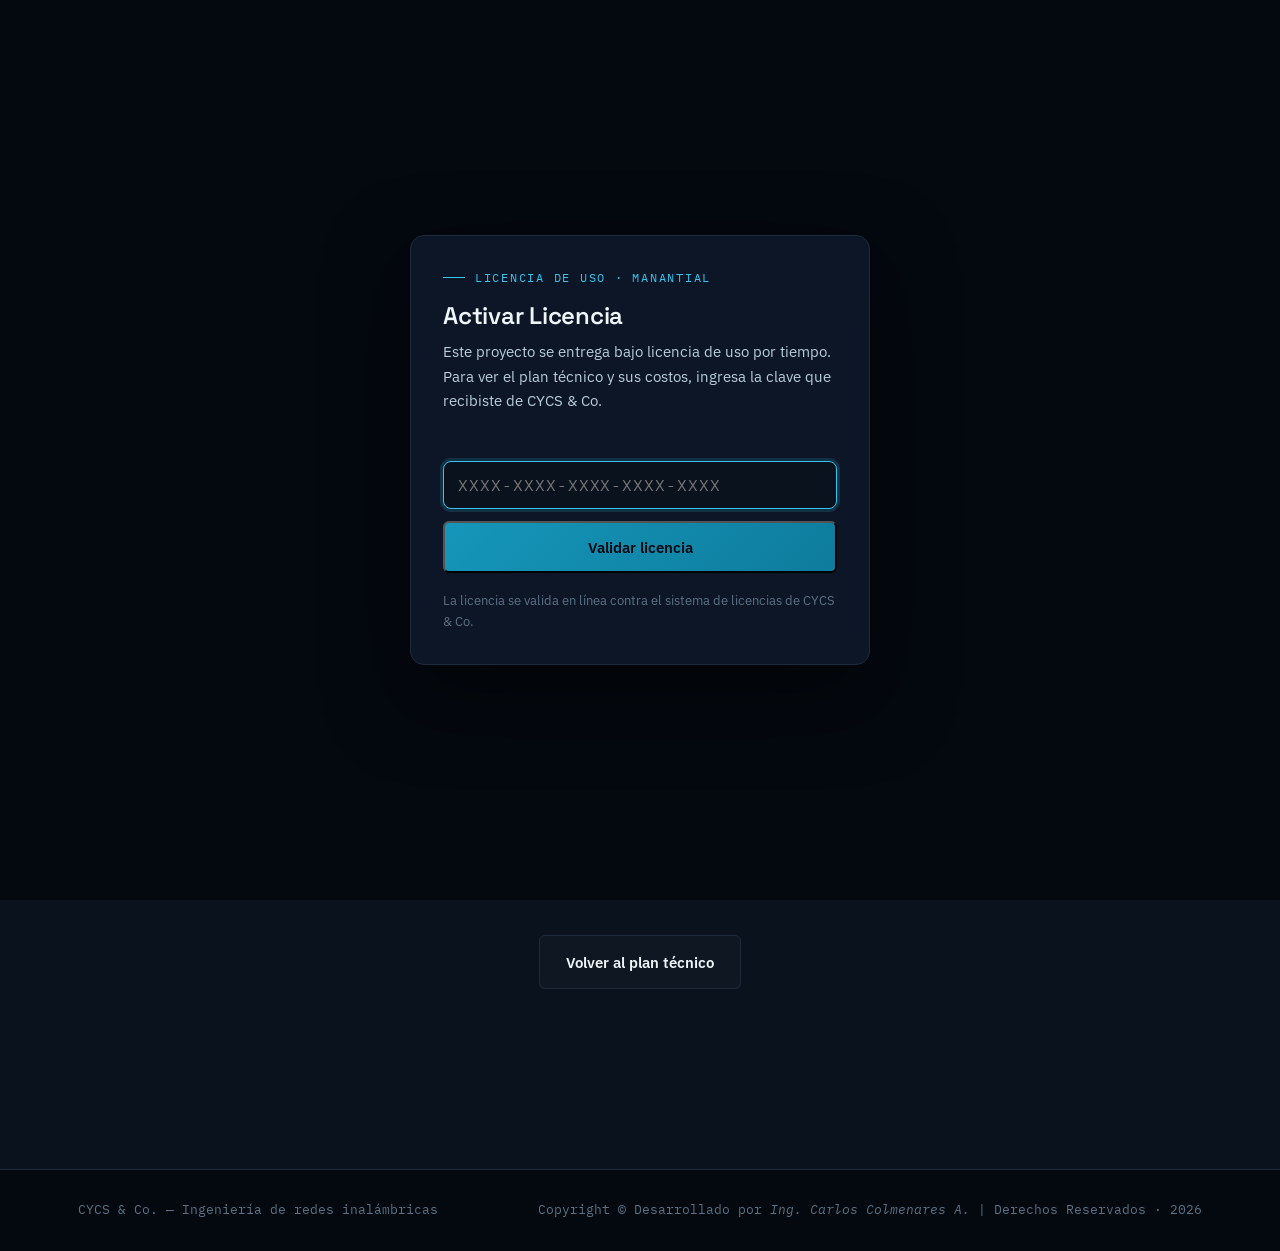
<file: costos.html>
<!doctype html>
<html lang="es">
  <head>
    <meta charset="UTF-8" />
    <meta name="viewport" content="width=device-width, initial-scale=1.0" />
    <title>Inversión de referencia — Posada Casa Manantial</title>
    <meta
      name="description"
      content="Valores de referencia en USD del equipamiento para el plan de red backbone GWN de Posada Casa Manantial. Mano de obra a convenir. Cotización válida según fecha de publicación."
    />
    <link
      rel="icon"
      href="data:image/svg+xml,<svg xmlns=%22http://www.w3.org/2000/svg%22 viewBox=%220 0 100 100%22><circle cx=%2250%22 cy=%2250%22 r=%2240%22 fill=%22%2304080f%22/><circle cx=%2250%22 cy=%2250%22 r=%2216%22 fill=%22none%22 stroke=%22%2335c5f0%22 stroke-width=%228%22/></svg>"
    />
    <link rel="preconnect" href="https://fonts.googleapis.com" />
    <link rel="preconnect" href="https://fonts.gstatic.com" crossorigin />
    <link
      href="https://fonts.googleapis.com/css2?family=Space+Grotesk:wght@400;500;600;700&family=IBM+Plex+Sans:wght@400;500;600&family=IBM+Plex+Mono:wght@400;500;600&display=swap"
      rel="stylesheet"
    />
    <link rel="stylesheet" href="assets/css/styles.css" />
  </head>
  <body>
    <script src="assets/js/license.js"></script>
    <!-- ============ NAV ============ -->
    <header class="nav" id="nav">
      <div class="nav__inner">
        <a class="nav__brand" href="index.html" aria-label="Volver al plan">
          <span class="nav__pulse" aria-hidden="true"></span>
          <span class="nav__mark"
            >CYCS <span class="nav__mark-accent">& Co.</span></span
          >
        </a>
        <nav class="nav__links" aria-label="Navegación principal">
          <a href="index.html">← Volver al plan</a>
        </nav>
        <button
          class="nav__toggle"
          id="navToggle"
          aria-label="Abrir menú"
          aria-expanded="false"
        >
          <span></span><span></span><span></span>
        </button>
      </div>
      <nav class="nav__mobile" id="navMobile" aria-label="Navegación móvil">
        <a href="index.html">← Volver al plan</a>
      </nav>
    </header>

    <!-- ============ INVERSIÓN ============ -->
    <section class="section section--panel" id="costos">
      <div class="section__inner">
        <p class="eyebrow reveal">Inversión · referencia USD</p>
        <h2 class="reveal">Equipamiento y ejecución</h2>
        <p class="section__lead reveal">
          Valores de referencia en dólares. Sujetos a variación por inflación;
          la equivalencia en bolívares y el monto final se cotizan al momento
          de tu consulta.
        </p>

        <div class="band">
          <div class="band__head reveal">
            <h3>Equipamiento</h3>
            <span class="badge badge--high">USD · 05·09·2026</span>
          </div>
          <div class="band__rows">
            <div class="band__row reveal">
              <span class="band__node">Switch core GWN7801</span>
              <span class="band__cell mono">×1</span>
              <span class="band__cell mono">$175.50</span>
              <span class="band__cell">8 GE · 2× SFP · sin PoE</span>
            </div>
            <div class="band__row reveal">
              <span class="band__node">Switch acceso GWN7711</span>
              <span class="band__cell mono">×6</span>
              <span class="band__cell mono">$26.00</span>
              <span class="band__cell">L2 Lite · 8 GE · sin PoE · c/u</span>
            </div>
            <div class="band__row reveal">
              <span class="band__node">AP in-wall GWN7661</span>
              <span class="band__cell mono">×2</span>
              <span class="band__cell mono">$181.35</span>
              <span class="band__cell">Interior de pared · 2×2:2 · c/u</span>
            </div>
            <div class="band__row reveal">
              <span class="band__node">Bobina cable UTP Cat.6e</span>
              <span class="band__cell mono">×1</span>
              <span class="band__cell mono">$100.00</span>
              <span class="band__cell">Backbone por zonas</span>
            </div>
            <div class="band__row reveal">
              <span class="band__node">Accesorios de red</span>
              <span class="band__cell mono">×1</span>
              <span class="band__cell mono">$50.00</span>
              <span class="band__cell">Conectores RJ45, canaletas y sujeción</span>
            </div>
            <div class="band__row reveal">
              <span class="band__node">Subtotal equipamiento</span>
              <span class="band__cell mono">—</span>
              <span class="band__cell mono">$844.20</span>
              <span class="band__cell">USD</span>
            </div>
          </div>
        </div>

        <div class="band">
          <div class="band__head reveal">
            <h3>Mano de obra</h3>
            <span class="badge badge--low">Precio a convenir</span>
          </div>
          <div class="band__rows">
            <div class="band__row reveal">
              <span class="band__node">Ingeniería e instalación</span>
              <span class="band__cell mono">—</span>
              <span class="band__cell mono">A convenir</span>
              <span class="band__cell">Configuración, pruebas y acompañamiento</span>
            </div>
          </div>
        </div>

        <p class="section__lead reveal">
          Los precios son de referencia en USD y pueden variar por inflación.
          La cotización oficial, con equivalencia en bolívares y fechas de
          entrega, se emite al momento de tu consulta — contáctanos.
        </p>
        <div class="hero__actions reveal">
          <a href="index.html" class="btn btn--ghost">Volver al plan técnico</a>
        </div>
      </div>
    </section>

    <footer class="footer">
      <div class="footer__inner">
        <span>CYCS & Co. — Ingeniería de redes inalámbricas</span>
        <span
          >Copyright © Desarrollado por <i>Ing. Carlos Colmenares A.</i> | Derechos
          Reservados · 2026</span
        >
      </div>
    </footer>

    <button
      class="scrollFab"
      id="scrollFab"
      type="button"
      aria-label="Ir al final de la página"
    >
      <svg
        viewBox="0 0 24 24"
        width="16"
        height="16"
        fill="none"
        stroke="currentColor"
        stroke-width="2.4"
        stroke-linecap="round"
        stroke-linejoin="round"
      >
        <path d="M6 9l6 6 6-6" />
      </svg>
    </button>

    <script src="assets/js/main.js"></script>
  </body>
</html>
</file>
<file: assets/css/styles.css>
/* ==========================================================================
   TOKENS
   ========================================================================== */
:root {
  --ink-950: #04080f;
  --ink-900: #0a121e;
  --ink-850: #0d1626;
  --ink-800: #101a2b;
  --line: #1c2c3d;

  --blue-600: #0e7c9c;
  --blue-500: #1596ba;
  --blue-400: #35c5f0;
  --mint-400: #4de8c3;

  --paper: #eef6fa;
  --paper-dim: #b9cdda;
  --slate-400: #7d93a6;
  --slate-500: #5c7284;

  --font-display: 'Space Grotesk', 'Helvetica Neue', sans-serif;
  --font-body: 'IBM Plex Sans', 'Helvetica Neue', sans-serif;
  --font-mono: 'IBM Plex Mono', 'Courier New', monospace;

  --container: 1180px;
  --ease: cubic-bezier(0.16, 1, 0.3, 1);
}

@media (prefers-reduced-motion: reduce) {
  * { animation-duration: 0.001ms !important; animation-iteration-count: 1 !important; transition-duration: 0.001ms !important; }
}

/* ==========================================================================
   BASE
   ========================================================================== */
* { box-sizing: border-box; }
html { scroll-behavior: smooth; }
body {
  margin: 0;
  background: var(--ink-950);
  color: var(--paper);
  font-family: var(--font-body);
  font-size: 16px;
  line-height: 1.6;
  -webkit-font-smoothing: antialiased;
}
h1, h2, h3 { font-family: var(--font-display); color: var(--paper); margin: 0; letter-spacing: -0.01em; }
h2 { font-size: clamp(1.9rem, 3.4vw, 2.7rem); font-weight: 600; line-height: 1.15; margin-bottom: 14px; }
h3 { font-size: 1.15rem; font-weight: 600; margin-bottom: 8px; }
p { margin: 0 0 12px 0; color: var(--paper-dim); }
a { color: inherit; }
.mono { font-family: var(--font-mono); color: var(--blue-400); font-size: 0.92em; }

.eyebrow {
  font-family: var(--font-mono);
  font-size: 0.78rem;
  letter-spacing: 0.14em;
  text-transform: uppercase;
  color: var(--blue-400);
  margin: 0 0 14px 0;
  display: flex;
  align-items: center;
  gap: 10px;
}
.eyebrow::before {
  content: "";
  width: 22px; height: 1px;
  background: var(--blue-400);
  display: inline-block;
}

.section { padding: 110px 0; position: relative; }
.section--panel { background: var(--ink-900); border-top: 1px solid var(--line); border-bottom: 1px solid var(--line); }
.section__inner, .stats__inner, .nav__inner, .cta__inner, .footer__inner {
  max-width: var(--container);
  margin: 0 auto;
  padding: 0 28px;
}
.section__lead { max-width: 620px; font-size: 1.05rem; margin-bottom: 40px; }

/* ==========================================================================
   REVEAL ON SCROLL
   ========================================================================== */
.reveal {
  opacity: 0;
  transform: translateY(22px);
  transition: opacity 0.8s var(--ease), transform 0.8s var(--ease);
}
.reveal.is-visible { opacity: 1; transform: translateY(0); }

/* ==========================================================================
   NAV
   ========================================================================== */
.nav {
  position: fixed;
  top: 0; left: 0; right: 0;
  z-index: 100;
  background: rgba(4, 8, 15, 0.7);
  backdrop-filter: blur(14px);
  -webkit-backdrop-filter: blur(14px);
  border-bottom: 1px solid transparent;
  transition: border-color 0.3s var(--ease), background 0.3s var(--ease);
}
.nav.is-scrolled { border-bottom-color: var(--line); background: rgba(4, 8, 15, 0.92); }
.nav__inner { display: flex; align-items: center; justify-content: space-between; height: 72px; }
.nav__brand { display: flex; align-items: center; gap: 10px; text-decoration: none; }
.nav__pulse {
  width: 9px; height: 9px; border-radius: 50%;
  background: var(--mint-400);
  box-shadow: 0 0 0 0 rgba(77, 232, 195, 0.6);
  animation: pulseDot 2.2s ease-out infinite;
}
@keyframes pulseDot {
  0% { box-shadow: 0 0 0 0 rgba(77, 232, 195, 0.55); }
  70% { box-shadow: 0 0 0 8px rgba(77, 232, 195, 0); }
  100% { box-shadow: 0 0 0 0 rgba(77, 232, 195, 0); }
}
.nav__mark { font-family: var(--font-mono); font-weight: 600; letter-spacing: 0.04em; font-size: 1rem; color: var(--paper); }
.nav__mark-accent { color: var(--blue-400); }
.nav__links { display: flex; gap: 26px; font-size: 0.9rem; }
.nav__links a { text-decoration: none; color: var(--paper-dim); transition: color 0.2s; position: relative; }
.nav__links a:hover { color: var(--paper); }
.nav__toggle { display: none; flex-direction: column; gap: 5px; background: none; border: none; cursor: pointer; padding: 8px; }
.nav__toggle span { width: 22px; height: 2px; background: var(--paper); transition: transform 0.25s, opacity 0.25s; }
.nav__mobile {
  display: none;
  flex-direction: column;
  padding: 8px 28px 24px;
  gap: 4px;
  background: var(--ink-950);
  border-bottom: 1px solid var(--line);
}
.nav__mobile a { padding: 12px 0; text-decoration: none; color: var(--paper-dim); border-bottom: 1px solid var(--line); font-size: 0.95rem; }
.nav__mobile.is-open { display: flex; }

/* ==========================================================================
   HERO
   ========================================================================== */
.hero {
  position: relative;
  padding: 190px 28px 90px;
  overflow: hidden;
  background:
    radial-gradient(ellipse 900px 500px at 50% -10%, rgba(14, 124, 156, 0.35), transparent 60%),
    var(--ink-950);
}
.hero__grid {
  position: absolute; inset: 0;
  background-image:
    linear-gradient(to right, rgba(53, 197, 240, 0.055) 1px, transparent 1px),
    linear-gradient(to bottom, rgba(53, 197, 240, 0.055) 1px, transparent 1px);
  background-size: 46px 46px;
  mask-image: radial-gradient(ellipse 800px 500px at 50% 20%, black, transparent 75%);
}
.hero__inner { position: relative; max-width: 780px; margin: 0 auto; text-align: center; }
.hero .eyebrow { justify-content: center; }
.hero .eyebrow::before { display: none; }
.hero__title { font-size: clamp(2.5rem, 6.4vw, 4.4rem); font-weight: 700; margin-bottom: 22px; }
.hero__title-accent {
  background: linear-gradient(90deg, var(--blue-400), var(--mint-400));
  -webkit-background-clip: text;
  background-clip: text;
  color: transparent;
}
.hero__sub { font-size: clamp(1rem, 1.6vw, 1.18rem); max-width: 600px; margin: 0 auto 38px; color: var(--paper-dim); }
.hero__actions { display: flex; gap: 16px; justify-content: center; flex-wrap: wrap; margin-bottom: 70px; }

.hero__monitor { max-width: 900px; margin: 0 auto; }
.ekg { width: 100%; height: 90px; display: block; }
#ekgPath { stroke-dasharray: 1400; stroke-dashoffset: 1400; animation: draw 3.2s var(--ease) infinite; }
@keyframes draw {
  0% { stroke-dashoffset: 1400; }
  55% { stroke-dashoffset: 0; }
  100% { stroke-dashoffset: -1400; }
}
.hero__monitor-label {
  font-family: var(--font-mono);
  font-size: 0.74rem;
  letter-spacing: 0.12em;
  color: var(--slate-400);
  display: flex; align-items: center; justify-content: center; gap: 8px;
  margin-top: -6px;
}
.hero__monitor-label .dot { width: 6px; height: 6px; border-radius: 50%; background: var(--mint-400); animation: pulseDot 2.2s ease-out infinite; }

/* ==========================================================================
   BUTTONS
   ========================================================================== */
.btn {
  display: inline-flex; align-items: center; gap: 9px;
  font-family: var(--font-body);
  font-weight: 600;
  font-size: 0.95rem;
  text-decoration: none;
  padding: 14px 26px;
  border-radius: 6px;
  transition: transform 0.2s var(--ease), box-shadow 0.2s var(--ease), background 0.2s, border-color 0.2s;
}
.btn--primary { background: linear-gradient(135deg, var(--blue-500), var(--blue-600)); color: var(--ink-950); box-shadow: 0 0 0 rgba(53,197,240,0); }
.btn--primary:hover { transform: translateY(-2px); box-shadow: 0 8px 30px rgba(53, 197, 240, 0.28); }
.btn--ghost { border: 1px solid var(--line); color: var(--paper); background: rgba(255,255,255,0.02); }
.btn--ghost:hover { border-color: var(--blue-500); color: var(--blue-400); transform: translateY(-2px); }
.btn--lg { padding: 16px 32px; font-size: 1rem; }

/* ==========================================================================
   STATS
   ========================================================================== */
.stats { border-top: 1px solid var(--line); border-bottom: 1px solid var(--line); background: var(--ink-900); }
.stats__inner { display: grid; grid-template-columns: repeat(4, 1fr); }
.stat {
  padding: 44px 20px;
  text-align: center;
  border-left: 1px solid var(--line);
}
.stat:first-child { border-left: none; }
.stat__value { font-family: var(--font-display); font-size: 2.5rem; font-weight: 700; color: var(--paper); }
.stat__unit { font-family: var(--font-mono); font-size: 1rem; color: var(--blue-400); margin-left: 4px; }
.stat__label { display: block; margin-top: 6px; font-size: 0.84rem; color: var(--slate-400); }

/* ==========================================================================
   DIAGNÓSTICO / SPLIT
   ========================================================================== */
.split { display: grid; grid-template-columns: 1fr 1fr; gap: 60px; align-items: start; margin-top: 36px; }
.diagcard {
  border: 1px solid var(--line);
  border-radius: 10px;
  overflow: hidden;
  background: var(--ink-900);
}
.diagcard__row {
  display: flex; justify-content: space-between; gap: 16px;
  padding: 16px 20px;
  border-bottom: 1px solid var(--line);
  font-size: 0.9rem;
}
.diagcard__row:last-child { border-bottom: none; }
.diagcard__row--accent { background: rgba(53, 197, 240, 0.06); }
.diagcard__k { color: var(--slate-400); font-family: var(--font-mono); font-size: 0.8rem; }
.diagcard__v { color: var(--paper); text-align: right; font-weight: 500; }

/* ==========================================================================
   PRINCIPLES
   ========================================================================== */
.principles { display: grid; grid-template-columns: repeat(3, 1fr); gap: 1px; background: var(--line); border: 1px solid var(--line); border-radius: 10px; overflow: hidden; margin-top: 20px; }
.principle { background: var(--ink-850); padding: 30px 26px; transition: background 0.25s; }
.principle:hover { background: var(--ink-800); }
.principle__icon { color: var(--blue-400); font-size: 1.4rem; margin-bottom: 14px; }
.principle__icon--num { font-family: var(--font-mono); font-size: 0.95rem; letter-spacing: 0.05em; margin-bottom: 16px; }
.principle p { font-size: 0.9rem; margin: 0; }

/* ==========================================================================
   TIMELINE / STAGES
   ========================================================================== */
.timeline { margin-top: 40px; }
.stage { display: grid; grid-template-columns: 64px 1fr; gap: 24px; }
.stage__rail { display: flex; flex-direction: column; align-items: center; }
.stage__num {
  font-family: var(--font-mono);
  font-size: 0.82rem;
  color: var(--blue-400);
  border: 1px solid var(--blue-600);
  background: rgba(53, 197, 240, 0.08);
  width: 40px; height: 40px;
  border-radius: 50%;
  display: flex; align-items: center; justify-content: center;
  flex-shrink: 0;
}
.stage__line { flex: 1; width: 1px; background: var(--line); margin: 6px 0; min-height: 20px; }
.stage:last-child .stage__line { display: none; }
.stage__card { border: 1px solid var(--line); border-radius: 10px; background: var(--ink-900); margin-bottom: 24px; overflow: hidden; transition: border-color 0.25s; }
.stage__card:hover { border-color: var(--blue-600); }
.stage__card--conditional { border-style: dashed; }
.stage__head {
  width: 100%;
  display: flex; align-items: center; justify-content: space-between; gap: 20px;
  background: none; border: none; cursor: pointer;
  padding: 24px 26px;
  text-align: left;
  font-family: inherit;
  color: inherit;
}
.stage__head h3 { margin-bottom: 10px; }
.conditional-tag {
  font-family: var(--font-mono);
  font-size: 0.68rem;
  color: var(--slate-400);
  border: 1px solid var(--line);
  padding: 2px 8px;
  border-radius: 20px;
  margin-left: 10px;
  vertical-align: middle;
}
.badges { display: flex; gap: 8px; flex-wrap: wrap; }
.badge { font-family: var(--font-mono); font-size: 0.72rem; padding: 4px 10px; border-radius: 20px; letter-spacing: 0.02em; }
.badge--low { background: rgba(77, 232, 195, 0.12); color: var(--mint-400); }
.badge--med { background: rgba(217, 158, 31, 0.14); color: #e0aa42; }
.badge--high { background: rgba(53, 197, 240, 0.12); color: var(--blue-400); }
.stage__chev { font-size: 1.4rem; color: var(--slate-400); flex-shrink: 0; transition: transform 0.3s var(--ease), color 0.3s; }
.stage__head[aria-expanded="true"] .stage__chev { transform: rotate(45deg); color: var(--blue-400); }
.stage__body {
  max-height: 0;
  overflow: hidden;
  transition: max-height 0.4s var(--ease), padding 0.4s var(--ease);
  padding: 0 26px;
}
.stage__head[aria-expanded="true"] + .stage__body { max-height: 400px; padding: 0 26px 26px; }
.stage__list { list-style: none; margin: 14px 0 0; padding: 0; display: grid; gap: 10px; }
.stage__list li { font-size: 0.9rem; padding-left: 18px; position: relative; color: var(--paper-dim); }
.stage__list li::before { content: "—"; position: absolute; left: 0; color: var(--blue-600); }

/* ==========================================================================
   NODES / TOPOLOGÍA
   ========================================================================== */
.nodes {
  display: grid;
  grid-template-columns: repeat(auto-fit, minmax(200px, 1fr));
  gap: 16px;
  margin-top: 34px;
}
.nodecard {
  border: 1px solid var(--line);
  border-radius: 10px;
  background: var(--ink-900);
  padding: 22px 20px;
  transition: border-color 0.25s, transform 0.2s var(--ease);
}
.nodecard:hover { border-color: var(--blue-600); transform: translateY(-2px); }
.nodecard h3 { font-family: var(--font-mono); font-size: 0.98rem; letter-spacing: 0.02em; margin: 10px 0 4px; }
.nodecard__tag {
  display: inline-block;
  font-family: var(--font-mono);
  font-size: 0.66rem;
  letter-spacing: 0.08em;
  text-transform: uppercase;
  color: var(--slate-400);
  border: 1px solid var(--line);
  padding: 3px 9px;
  border-radius: 20px;
}
.nodecard__tag--master { color: var(--blue-400); border-color: rgba(53, 197, 240, 0.35); }
.nodecard__tag--inwall { color: var(--mint-400); border-color: rgba(77, 232, 195, 0.35); }
.nodecard__tag--core { color: #ffd166; border-color: rgba(255, 209, 102, 0.35); }
.nodecard__sub { font-size: 0.8rem; color: var(--slate-400); margin-bottom: 12px; }
.nodecard__list { list-style: none; margin: 0; padding: 0; display: grid; gap: 7px; }
.nodecard__list li { font-size: 0.85rem; padding-left: 16px; position: relative; color: var(--paper-dim); }
.nodecard__list li::before { content: "—"; position: absolute; left: 0; color: var(--blue-600); }
.nodecard--key {
  display: flex;
  align-items: center;
  justify-content: center;
  border-style: dashed;
  background: rgba(53, 197, 240, 0.04);
}
.nodecard__key-label {
  font-family: var(--font-mono);
  font-size: 0.78rem;
  letter-spacing: 0.04em;
  color: var(--slate-400);
  text-align: center;
}

/* ==========================================================================
   BANDS / PLAN DE CANALES
   ========================================================================== */
.band { border: 1px solid var(--line); border-radius: 10px; overflow: hidden; background: var(--ink-900); }
.band + .band { margin-top: 26px; }
.band__head {
  display: flex; align-items: center; justify-content: space-between; gap: 14px; flex-wrap: wrap;
  padding: 16px 22px;
  border-bottom: 1px solid var(--line);
  background: var(--ink-850);
}
.band__head h3 { margin: 0; font-family: var(--font-body); font-size: 1.05rem; }
.band__rows { display: grid; }
.band__row {
  display: grid;
  grid-template-columns: 1.5fr 1fr 0.9fr 1.3fr;
  gap: 14px;
  align-items: center;
  padding: 14px 22px;
  border-bottom: 1px solid var(--line);
  font-size: 0.9rem;
}
.band__row:last-child { border-bottom: none; }
.band__row:hover { background: rgba(53, 197, 240, 0.04); }
.band__node { color: var(--paper); font-weight: 500; }
.band__cell { color: var(--slate-400); }
.band__cell.mono { color: var(--blue-400); font-size: 0.86em; }

/* ==========================================================================
   DIAGRAM
   ========================================================================== */
.diagram { margin-top: 30px; border: 1px solid var(--line); border-radius: 12px; background: var(--ink-950); padding: 20px; }
.diagram__svg { width: 100%; height: auto; display: block; }
.node--core { fill: #142338; stroke: var(--blue-600); stroke-width: 1.3; }
.node--ap { fill: #0f2a2a; stroke: var(--mint-400); stroke-width: 1.3; }
.node--reserve { fill: #16202c; stroke: var(--slate-500); stroke-width: 1; stroke-dasharray: 3 3; }
.node__text { fill: var(--paper); font-size: 12px; font-weight: 600; }
.node__sub { fill: var(--slate-400); font-size: 9.5px; }
.ssid__text { fill: var(--slate-400); font-size: 10px; font-family: var(--font-mono); }

/* ==========================================================================
   GOVERNANCE
   ========================================================================== */
.gov { display: grid; grid-template-columns: repeat(3, 1fr); gap: 22px; margin-top: 30px; }
.gov__card { border: 1px solid var(--line); border-radius: 10px; padding: 26px; background: var(--ink-900); border-top: 2px solid var(--blue-600); }
.gov__card p { font-size: 0.9rem; margin: 0; }

/* ==========================================================================
   CTA
   ========================================================================== */
.cta { padding: 100px 28px; text-align: center; background: radial-gradient(ellipse 700px 400px at 50% 100%, rgba(14,124,156,0.28), transparent 70%), var(--ink-900); border-top: 1px solid var(--line); }
.cta__inner { max-width: 600px; margin: 0 auto; }
.cta p { margin-bottom: 30px; }

/* ==========================================================================
   FOOTER
   ========================================================================== */
.footer { padding: 30px 28px; }
.footer__inner { display: flex; justify-content: space-between; flex-wrap: wrap; gap: 8px; font-size: 0.8rem; color: var(--slate-500); font-family: var(--font-mono); }

/* ==========================================================================
   FLOATING SCROLL BUTTON
   ========================================================================== */
.scrollFab {
  position: fixed;
  right: 26px;
  bottom: 34px;
  z-index: 90;
  width: 42px;
  height: 42px;
  border-radius: 50%;
  display: flex;
  align-items: center;
  justify-content: center;
  background: rgba(10, 18, 30, 0.82);
  border: 1px solid var(--line);
  color: var(--blue-400);
  cursor: pointer;
  padding: 0;
  opacity: 0;
  visibility: hidden;
  transform: translateY(10px);
  backdrop-filter: blur(8px);
  -webkit-backdrop-filter: blur(8px);
  transition: opacity 0.35s var(--ease), transform 0.35s var(--ease),
    visibility 0.35s, border-color 0.25s, background 0.25s;
}
.scrollFab.is-visible { opacity: 1; visibility: visible; transform: translateY(0); }
.scrollFab:hover { border-color: var(--blue-500); background: rgba(14, 124, 156, 0.18); }
.scrollFab svg { transition: transform 0.4s var(--ease); }
.scrollFab.is-at-bottom svg { transform: rotate(180deg); }

@media (max-width: 760px) {
  .scrollFab { right: 16px; bottom: 20px; width: 38px; height: 38px; }
}

/* ==========================================================================
   RESPONSIVE
   ========================================================================== */
@media (max-width: 900px) {
  .split { grid-template-columns: 1fr; gap: 30px; }
  .principles { grid-template-columns: 1fr; }
  .gov { grid-template-columns: 1fr; }
  .stats__inner { grid-template-columns: repeat(2, 1fr); }
  .stat:nth-child(3) { border-left: none; }
  .band__row { grid-template-columns: repeat(2, 1fr); }
}
@media (max-width: 760px) {
  .nav__links { display: none; }
  .nav__toggle { display: flex; }
  .section { padding: 70px 0; }
  .hero { padding: 150px 20px 70px; }
  .stage { grid-template-columns: 44px 1fr; gap: 14px; }
  .stage__num { width: 32px; height: 32px; font-size: 0.72rem; }
  .band__row { grid-template-columns: 1fr; gap: 4px; padding: 12px 18px; }
}

/* ==========================================================================
   LICENCIA (candado de acceso) - assets/js/license.js
   ========================================================================== */
.license-overlay {
  position: fixed;
  inset: 0;
  z-index: 9999;
  display: flex;
  align-items: center;
  justify-content: center;
  padding: 24px;
  background: var(--ink-950);
  --lic-danger: #ff9d9d;
}
.license-overlay--hidden { display: none; }

.license-panel {
  width: 100%;
  max-width: 460px;
  background: var(--ink-850);
  border: 1px solid var(--line);
  border-radius: 14px;
  padding: 32px;
  box-shadow: 0 30px 80px rgba(0, 0, 0, 0.5);
  animation: license-rise 0.5s var(--ease);
}
@keyframes license-rise {
  from { opacity: 0; transform: translateY(14px); }
  to { opacity: 1; transform: translateY(0); }
}

.license-panel__title { font-size: 1.5rem; font-weight: 600; margin-bottom: 10px; }
.license-panel__intro { color: var(--paper-dim); font-size: 0.95rem; margin-bottom: 18px; }
.license-panel__form { display: flex; flex-direction: column; gap: 12px; }

.license-panel__input {
  font-family: var(--font-mono);
  font-size: 1rem;
  letter-spacing: 0.06em;
  text-transform: uppercase;
  color: var(--paper);
  background: var(--ink-900);
  border: 1px solid var(--line);
  border-radius: 8px;
  padding: 13px 14px;
  transition: border-color 0.2s, box-shadow 0.2s;
}
.license-panel__input:focus {
  outline: none;
  border-color: var(--blue-400);
  box-shadow: 0 0 0 3px rgba(53, 197, 240, 0.15);
}
.license-panel__input[readonly] { opacity: 0.6; }

.license-panel__btn { justify-content: center; width: 100%; }

.license-panel__status {
  font-size: 0.88rem;
  color: var(--paper-dim);
  margin: 0 0 14px 0;
  min-height: 1.2em;
}
.license-panel__status--error { color: var(--lic-danger); }

.license-panel__note {
  font-size: 0.8rem;
  color: var(--slate-500);
  margin: 18px 0 0 0;
}

/* Pill de estado (licencia activa) */
.license-pill {
  position: fixed;
  top: 84px;
  right: 16px;
  z-index: 90;
  display: inline-flex;
  align-items: center;
  gap: 8px;
  max-width: calc(100vw - 32px);
  padding: 8px 14px;
  font-family: var(--font-mono);
  font-size: 0.78rem;
  letter-spacing: 0.02em;
  color: var(--paper-dim);
  background: rgba(13, 22, 38, 0.92);
  border: 1px solid var(--line);
  border-radius: 999px;
  backdrop-filter: blur(10px);
  -webkit-backdrop-filter: blur(10px);
  box-shadow: 0 10px 30px rgba(0, 0, 0, 0.35);
  white-space: nowrap;
  overflow: hidden;
  text-overflow: ellipsis;
  animation: license-rise 0.4s var(--ease);
}
.license-pill__dot {
  width: 7px;
  height: 7px;
  border-radius: 50%;
  flex: none;
  background: var(--mint-400);
  box-shadow: 0 0 0 0 rgba(77, 232, 195, 0.5);
  animation: pulseDot 2.2s ease-out infinite;
}
</file>
<file: refactor-red-hibrida/assets/css/styles.css>
/* ==========================================================================
   TOKENS
   ========================================================================== */
:root {
  --ink-950: #04080f;
  --ink-900: #0a121e;
  --ink-850: #0d1626;
  --ink-800: #101a2b;
  --line: #1c2c3d;

  --blue-600: #0e7c9c;
  --blue-500: #1596ba;
  --blue-400: #35c5f0;
  --mint-400: #4de8c3;

  --paper: #eef6fa;
  --paper-dim: #b9cdda;
  --slate-400: #7d93a6;
  --slate-500: #5c7284;

  --font-display: 'Space Grotesk', 'Helvetica Neue', sans-serif;
  --font-body: 'IBM Plex Sans', 'Helvetica Neue', sans-serif;
  --font-mono: 'IBM Plex Mono', 'Courier New', monospace;

  --container: 1180px;
  --ease: cubic-bezier(0.16, 1, 0.3, 1);
}

@media (prefers-reduced-motion: reduce) {
  * { animation-duration: 0.001ms !important; animation-iteration-count: 1 !important; transition-duration: 0.001ms !important; }
}

/* ==========================================================================
   BASE
   ========================================================================== */
* { box-sizing: border-box; }
html { scroll-behavior: smooth; }
body {
  margin: 0;
  background: var(--ink-950);
  color: var(--paper);
  font-family: var(--font-body);
  font-size: 16px;
  line-height: 1.6;
  -webkit-font-smoothing: antialiased;
}
h1, h2, h3 { font-family: var(--font-display); color: var(--paper); margin: 0; letter-spacing: -0.01em; }
h2 { font-size: clamp(1.9rem, 3.4vw, 2.7rem); font-weight: 600; line-height: 1.15; margin-bottom: 14px; }
h3 { font-size: 1.15rem; font-weight: 600; margin-bottom: 8px; }
p { margin: 0 0 12px 0; color: var(--paper-dim); }
a { color: inherit; }
.mono { font-family: var(--font-mono); color: var(--blue-400); font-size: 0.92em; }

.eyebrow {
  font-family: var(--font-mono);
  font-size: 0.78rem;
  letter-spacing: 0.14em;
  text-transform: uppercase;
  color: var(--blue-400);
  margin: 0 0 14px 0;
  display: flex;
  align-items: center;
  gap: 10px;
}
.eyebrow::before {
  content: "";
  width: 22px; height: 1px;
  background: var(--blue-400);
  display: inline-block;
}

.section { padding: 110px 0; position: relative; }
.section--panel { background: var(--ink-900); border-top: 1px solid var(--line); border-bottom: 1px solid var(--line); }
.section__inner, .stats__inner, .nav__inner, .cta__inner, .footer__inner {
  max-width: var(--container);
  margin: 0 auto;
  padding: 0 28px;
}
.section__lead { max-width: 620px; font-size: 1.05rem; margin-bottom: 40px; }

/* ==========================================================================
   REVEAL ON SCROLL
   ========================================================================== */
.reveal {
  opacity: 0;
  transform: translateY(22px);
  transition: opacity 0.8s var(--ease), transform 0.8s var(--ease);
}
.reveal.is-visible { opacity: 1; transform: translateY(0); }

/* ==========================================================================
   NAV
   ========================================================================== */
.nav {
  position: fixed;
  top: 0; left: 0; right: 0;
  z-index: 100;
  background: rgba(4, 8, 15, 0.7);
  backdrop-filter: blur(14px);
  -webkit-backdrop-filter: blur(14px);
  border-bottom: 1px solid transparent;
  transition: border-color 0.3s var(--ease), background 0.3s var(--ease);
}
.nav.is-scrolled { border-bottom-color: var(--line); background: rgba(4, 8, 15, 0.92); }
.nav__inner { display: flex; align-items: center; justify-content: space-between; height: 72px; }
.nav__brand { display: flex; align-items: center; gap: 10px; text-decoration: none; }
.nav__pulse {
  width: 9px; height: 9px; border-radius: 50%;
  background: var(--mint-400);
  box-shadow: 0 0 0 0 rgba(77, 232, 195, 0.6);
  animation: pulseDot 2.2s ease-out infinite;
}
@keyframes pulseDot {
  0% { box-shadow: 0 0 0 0 rgba(77, 232, 195, 0.55); }
  70% { box-shadow: 0 0 0 8px rgba(77, 232, 195, 0); }
  100% { box-shadow: 0 0 0 0 rgba(77, 232, 195, 0); }
}
.nav__mark { font-family: var(--font-mono); font-weight: 600; letter-spacing: 0.04em; font-size: 1rem; color: var(--paper); }
.nav__mark-accent { color: var(--blue-400); }
.nav__links { display: flex; gap: 26px; font-size: 0.9rem; }
.nav__links a { text-decoration: none; color: var(--paper-dim); transition: color 0.2s; position: relative; }
.nav__links a:hover { color: var(--paper); }
.nav__toggle { display: none; flex-direction: column; gap: 5px; background: none; border: none; cursor: pointer; padding: 8px; }
.nav__toggle span { width: 22px; height: 2px; background: var(--paper); transition: transform 0.25s, opacity 0.25s; }
.nav__mobile {
  display: none;
  flex-direction: column;
  padding: 8px 28px 24px;
  gap: 4px;
  background: var(--ink-950);
  border-bottom: 1px solid var(--line);
}
.nav__mobile a { padding: 12px 0; text-decoration: none; color: var(--paper-dim); border-bottom: 1px solid var(--line); font-size: 0.95rem; }
.nav__mobile.is-open { display: flex; }

/* ==========================================================================
   HERO
   ========================================================================== */
.hero {
  position: relative;
  padding: 190px 28px 90px;
  overflow: hidden;
  background:
    radial-gradient(ellipse 900px 500px at 50% -10%, rgba(14, 124, 156, 0.35), transparent 60%),
    var(--ink-950);
}
.hero__grid {
  position: absolute; inset: 0;
  background-image:
    linear-gradient(to right, rgba(53, 197, 240, 0.055) 1px, transparent 1px),
    linear-gradient(to bottom, rgba(53, 197, 240, 0.055) 1px, transparent 1px);
  background-size: 46px 46px;
  mask-image: radial-gradient(ellipse 800px 500px at 50% 20%, black, transparent 75%);
}
.hero__inner { position: relative; max-width: 780px; margin: 0 auto; text-align: center; }
.hero .eyebrow { justify-content: center; }
.hero .eyebrow::before { display: none; }
.hero__title { font-size: clamp(2.5rem, 6.4vw, 4.4rem); font-weight: 700; margin-bottom: 22px; }
.hero__title-accent {
  background: linear-gradient(90deg, var(--blue-400), var(--mint-400));
  -webkit-background-clip: text;
  background-clip: text;
  color: transparent;
}
.hero__sub { font-size: clamp(1rem, 1.6vw, 1.18rem); max-width: 600px; margin: 0 auto 38px; color: var(--paper-dim); }
.hero__actions { display: flex; gap: 16px; justify-content: center; flex-wrap: wrap; margin-bottom: 70px; }

.hero__monitor { max-width: 900px; margin: 0 auto; }
.ekg { width: 100%; height: 90px; display: block; }
#ekgPath { stroke-dasharray: 1400; stroke-dashoffset: 1400; animation: draw 3.2s var(--ease) infinite; }
@keyframes draw {
  0% { stroke-dashoffset: 1400; }
  55% { stroke-dashoffset: 0; }
  100% { stroke-dashoffset: -1400; }
}
.hero__monitor-label {
  font-family: var(--font-mono);
  font-size: 0.74rem;
  letter-spacing: 0.12em;
  color: var(--slate-400);
  display: flex; align-items: center; justify-content: center; gap: 8px;
  margin-top: -6px;
}
.hero__monitor-label .dot { width: 6px; height: 6px; border-radius: 50%; background: var(--mint-400); animation: pulseDot 2.2s ease-out infinite; }

/* ==========================================================================
   BUTTONS
   ========================================================================== */
.btn {
  display: inline-flex; align-items: center; gap: 9px;
  font-family: var(--font-body);
  font-weight: 600;
  font-size: 0.95rem;
  text-decoration: none;
  padding: 14px 26px;
  border-radius: 6px;
  transition: transform 0.2s var(--ease), box-shadow 0.2s var(--ease), background 0.2s, border-color 0.2s;
}
.btn--primary { background: linear-gradient(135deg, var(--blue-500), var(--blue-600)); color: var(--ink-950); box-shadow: 0 0 0 rgba(53,197,240,0); }
.btn--primary:hover { transform: translateY(-2px); box-shadow: 0 8px 30px rgba(53, 197, 240, 0.28); }
.btn--ghost { border: 1px solid var(--line); color: var(--paper); background: rgba(255,255,255,0.02); }
.btn--ghost:hover { border-color: var(--blue-500); color: var(--blue-400); transform: translateY(-2px); }
.btn--lg { padding: 16px 32px; font-size: 1rem; }

/* ==========================================================================
   STATS
   ========================================================================== */
.stats { border-top: 1px solid var(--line); border-bottom: 1px solid var(--line); background: var(--ink-900); }
.stats__inner { display: grid; grid-template-columns: repeat(4, 1fr); }
.stat {
  padding: 44px 20px;
  text-align: center;
  border-left: 1px solid var(--line);
}
.stat:first-child { border-left: none; }
.stat__value { font-family: var(--font-display); font-size: 2.5rem; font-weight: 700; color: var(--paper); }
.stat__unit { font-family: var(--font-mono); font-size: 1rem; color: var(--blue-400); margin-left: 4px; }
.stat__label { display: block; margin-top: 6px; font-size: 0.84rem; color: var(--slate-400); }

/* ==========================================================================
   DIAGNÓSTICO / SPLIT
   ========================================================================== */
.split { display: grid; grid-template-columns: 1fr 1fr; gap: 60px; align-items: start; margin-top: 36px; }
.diagcard {
  border: 1px solid var(--line);
  border-radius: 10px;
  overflow: hidden;
  background: var(--ink-900);
}
.diagcard__row {
  display: flex; justify-content: space-between; gap: 16px;
  padding: 16px 20px;
  border-bottom: 1px solid var(--line);
  font-size: 0.9rem;
}
.diagcard__row:last-child { border-bottom: none; }
.diagcard__row--accent { background: rgba(53, 197, 240, 0.06); }
.diagcard__k { color: var(--slate-400); font-family: var(--font-mono); font-size: 0.8rem; }
.diagcard__v { color: var(--paper); text-align: right; font-weight: 500; }

/* ==========================================================================
   PRINCIPLES
   ========================================================================== */
.principles { display: grid; grid-template-columns: repeat(3, 1fr); gap: 1px; background: var(--line); border: 1px solid var(--line); border-radius: 10px; overflow: hidden; margin-top: 20px; }
.principle { background: var(--ink-850); padding: 30px 26px; transition: background 0.25s; }
.principle:hover { background: var(--ink-800); }
.principle__icon { color: var(--blue-400); font-size: 1.4rem; margin-bottom: 14px; }
.principle__icon--num { font-family: var(--font-mono); font-size: 0.95rem; letter-spacing: 0.05em; margin-bottom: 16px; }
.principle p { font-size: 0.9rem; margin: 0; }

/* ==========================================================================
   TIMELINE / STAGES
   ========================================================================== */
.timeline { margin-top: 40px; }
.stage { display: grid; grid-template-columns: 64px 1fr; gap: 24px; }
.stage__rail { display: flex; flex-direction: column; align-items: center; }
.stage__num {
  font-family: var(--font-mono);
  font-size: 0.82rem;
  color: var(--blue-400);
  border: 1px solid var(--blue-600);
  background: rgba(53, 197, 240, 0.08);
  width: 40px; height: 40px;
  border-radius: 50%;
  display: flex; align-items: center; justify-content: center;
  flex-shrink: 0;
}
.stage__line { flex: 1; width: 1px; background: var(--line); margin: 6px 0; min-height: 20px; }
.stage:last-child .stage__line { display: none; }
.stage__card { border: 1px solid var(--line); border-radius: 10px; background: var(--ink-900); margin-bottom: 24px; overflow: hidden; transition: border-color 0.25s; }
.stage__card:hover { border-color: var(--blue-600); }
.stage__card--conditional { border-style: dashed; }
.stage__head {
  width: 100%;
  display: flex; align-items: center; justify-content: space-between; gap: 20px;
  background: none; border: none; cursor: pointer;
  padding: 24px 26px;
  text-align: left;
  font-family: inherit;
  color: inherit;
}
.stage__head h3 { margin-bottom: 10px; }
.conditional-tag {
  font-family: var(--font-mono);
  font-size: 0.68rem;
  color: var(--slate-400);
  border: 1px solid var(--line);
  padding: 2px 8px;
  border-radius: 20px;
  margin-left: 10px;
  vertical-align: middle;
}
.badges { display: flex; gap: 8px; flex-wrap: wrap; }
.badge { font-family: var(--font-mono); font-size: 0.72rem; padding: 4px 10px; border-radius: 20px; letter-spacing: 0.02em; }
.badge--low { background: rgba(77, 232, 195, 0.12); color: var(--mint-400); }
.badge--med { background: rgba(217, 158, 31, 0.14); color: #e0aa42; }
.badge--high { background: rgba(53, 197, 240, 0.12); color: var(--blue-400); }
.stage__chev { font-size: 1.4rem; color: var(--slate-400); flex-shrink: 0; transition: transform 0.3s var(--ease), color 0.3s; }
.stage__head[aria-expanded="true"] .stage__chev { transform: rotate(45deg); color: var(--blue-400); }
.stage__body {
  max-height: 0;
  overflow: hidden;
  transition: max-height 0.4s var(--ease), padding 0.4s var(--ease);
  padding: 0 26px;
}
.stage__head[aria-expanded="true"] + .stage__body { max-height: 400px; padding: 0 26px 26px; }
.stage__list { list-style: none; margin: 14px 0 0; padding: 0; display: grid; gap: 10px; }
.stage__list li { font-size: 0.9rem; padding-left: 18px; position: relative; color: var(--paper-dim); }
.stage__list li::before { content: "—"; position: absolute; left: 0; color: var(--blue-600); }

/* ==========================================================================
   NODES / TOPOLOGÍA
   ========================================================================== */
.nodes {
  display: grid;
  grid-template-columns: repeat(auto-fit, minmax(200px, 1fr));
  gap: 16px;
  margin-top: 34px;
}
.nodecard {
  border: 1px solid var(--line);
  border-radius: 10px;
  background: var(--ink-900);
  padding: 22px 20px;
  transition: border-color 0.25s, transform 0.2s var(--ease);
}
.nodecard:hover { border-color: var(--blue-600); transform: translateY(-2px); }
.nodecard h3 { font-family: var(--font-mono); font-size: 0.98rem; letter-spacing: 0.02em; margin: 10px 0 4px; }
.nodecard__tag {
  display: inline-block;
  font-family: var(--font-mono);
  font-size: 0.66rem;
  letter-spacing: 0.08em;
  text-transform: uppercase;
  color: var(--slate-400);
  border: 1px solid var(--line);
  padding: 3px 9px;
  border-radius: 20px;
}
.nodecard__tag--master { color: var(--blue-400); border-color: rgba(53, 197, 240, 0.35); }
.nodecard__tag--inwall { color: var(--mint-400); border-color: rgba(77, 232, 195, 0.35); }
.nodecard__tag--core { color: #ffd166; border-color: rgba(255, 209, 102, 0.35); }
.nodecard__sub { font-size: 0.8rem; color: var(--slate-400); margin-bottom: 12px; }
.nodecard__list { list-style: none; margin: 0; padding: 0; display: grid; gap: 7px; }
.nodecard__list li { font-size: 0.85rem; padding-left: 16px; position: relative; color: var(--paper-dim); }
.nodecard__list li::before { content: "—"; position: absolute; left: 0; color: var(--blue-600); }
.nodecard--key {
  display: flex;
  align-items: center;
  justify-content: center;
  border-style: dashed;
  background: rgba(53, 197, 240, 0.04);
}
.nodecard__key-label {
  font-family: var(--font-mono);
  font-size: 0.78rem;
  letter-spacing: 0.04em;
  color: var(--slate-400);
  text-align: center;
}

/* ==========================================================================
   BANDS / PLAN DE CANALES
   ========================================================================== */
.band { border: 1px solid var(--line); border-radius: 10px; overflow: hidden; background: var(--ink-900); }
.band + .band { margin-top: 26px; }
.band__head {
  display: flex; align-items: center; justify-content: space-between; gap: 14px; flex-wrap: wrap;
  padding: 16px 22px;
  border-bottom: 1px solid var(--line);
  background: var(--ink-850);
}
.band__head h3 { margin: 0; font-family: var(--font-body); font-size: 1.05rem; }
.band__rows { display: grid; }
.band__row {
  display: grid;
  grid-template-columns: 1.5fr 1fr 0.9fr 1.3fr;
  gap: 14px;
  align-items: center;
  padding: 14px 22px;
  border-bottom: 1px solid var(--line);
  font-size: 0.9rem;
}
.band__row:last-child { border-bottom: none; }
.band__row:hover { background: rgba(53, 197, 240, 0.04); }
.band__node { color: var(--paper); font-weight: 500; }
.band__cell { color: var(--slate-400); }
.band__cell.mono { color: var(--blue-400); font-size: 0.86em; }

/* ==========================================================================
   DIAGRAM
   ========================================================================== */
.diagram { margin-top: 30px; border: 1px solid var(--line); border-radius: 12px; background: var(--ink-950); padding: 20px; }
.diagram__svg { width: 100%; height: auto; display: block; }
.node--core { fill: #142338; stroke: var(--blue-600); stroke-width: 1.3; }
.node--ap { fill: #0f2a2a; stroke: var(--mint-400); stroke-width: 1.3; }
.node--reserve { fill: #16202c; stroke: var(--slate-500); stroke-width: 1; stroke-dasharray: 3 3; }
.node__text { fill: var(--paper); font-size: 12px; font-weight: 600; }
.node__sub { fill: var(--slate-400); font-size: 9.5px; }
.ssid__text { fill: var(--slate-400); font-size: 10px; font-family: var(--font-mono); }

/* Flujo físico (HTML, responsive) */
.flow { max-width: 820px; margin: 0 auto; }
.flow__node {
  border: 1px solid var(--line);
  border-radius: 10px;
  background: var(--ink-900);
  padding: 18px 20px;
  text-align: center;
}
.flow__node h3 { font-family: var(--font-mono); font-size: 1rem; letter-spacing: 0.02em; margin: 8px 0 4px; }
.flow__node p { margin: 0; font-size: 0.82rem; color: var(--slate-400); }
.flow__node--core { border-color: var(--blue-600); background: #142338; }
.flow__node--ap { border-color: rgba(77, 232, 195, 0.35); background: #0f2a2a; }
.flow__arrow { text-align: center; color: var(--blue-600); font-size: 1.3rem; line-height: 1; padding: 10px 0; }
.flow__split { display: grid; grid-template-columns: 1fr 1fr; gap: 26px; }
.flow__branch { display: flex; flex-direction: column; }
.flow__label {
  text-align: center;
  font-family: var(--font-mono);
  font-size: 0.72rem;
  letter-spacing: 0.08em;
  text-transform: uppercase;
  color: var(--blue-400);
  margin-bottom: 8px;
}
@media (max-width: 760px) {
  .flow__split { grid-template-columns: 1fr; gap: 0; }
}

/* ==========================================================================
   GOVERNANCE
   ========================================================================== */
.gov { display: grid; grid-template-columns: repeat(3, 1fr); gap: 22px; margin-top: 30px; }
.gov__card { border: 1px solid var(--line); border-radius: 10px; padding: 26px; background: var(--ink-900); border-top: 2px solid var(--blue-600); }
.gov__card p { font-size: 0.9rem; margin: 0; }

/* ==========================================================================
   CTA
   ========================================================================== */
.cta { padding: 100px 28px; text-align: center; background: radial-gradient(ellipse 700px 400px at 50% 100%, rgba(14,124,156,0.28), transparent 70%), var(--ink-900); border-top: 1px solid var(--line); }
.cta__inner { max-width: 600px; margin: 0 auto; }
.cta p { margin-bottom: 30px; }

/* ==========================================================================
   FOOTER
   ========================================================================== */
.footer { padding: 30px 28px; }
.footer__inner { display: flex; justify-content: space-between; flex-wrap: wrap; gap: 8px; font-size: 0.8rem; color: var(--slate-500); font-family: var(--font-mono); }

/* ==========================================================================
   FLOATING SCROLL BUTTON
   ========================================================================== */
.scrollFab {
  position: fixed;
  right: 26px;
  bottom: 34px;
  z-index: 90;
  width: 42px;
  height: 42px;
  border-radius: 50%;
  display: flex;
  align-items: center;
  justify-content: center;
  background: rgba(10, 18, 30, 0.82);
  border: 1px solid var(--line);
  color: var(--blue-400);
  cursor: pointer;
  padding: 0;
  opacity: 0;
  visibility: hidden;
  transform: translateY(10px);
  backdrop-filter: blur(8px);
  -webkit-backdrop-filter: blur(8px);
  transition: opacity 0.35s var(--ease), transform 0.35s var(--ease),
    visibility 0.35s, border-color 0.25s, background 0.25s;
}
.scrollFab.is-visible { opacity: 1; visibility: visible; transform: translateY(0); }
.scrollFab:hover { border-color: var(--blue-500); background: rgba(14, 124, 156, 0.18); }
.scrollFab svg { transition: transform 0.4s var(--ease); }
.scrollFab.is-at-bottom svg { transform: rotate(180deg); }

@media (max-width: 760px) {
  .scrollFab { right: 16px; bottom: 20px; width: 38px; height: 38px; }
}

/* ==========================================================================
   RESPONSIVE
   ========================================================================== */
@media (max-width: 900px) {
  .split { grid-template-columns: 1fr; gap: 30px; }
  .principles { grid-template-columns: 1fr; }
  .gov { grid-template-columns: 1fr; }
  .stats__inner { grid-template-columns: repeat(2, 1fr); }
  .stat:nth-child(3) { border-left: none; }
  .band__row { grid-template-columns: repeat(2, 1fr); }
}
@media (max-width: 760px) {
  .nav__links { display: none; }
  .nav__toggle { display: flex; }
  .section { padding: 70px 0; }
  .hero { padding: 150px 20px 70px; }
  .stage { grid-template-columns: 44px 1fr; gap: 14px; }
  .stage__num { width: 32px; height: 32px; font-size: 0.72rem; }
  .band__row { grid-template-columns: 1fr; gap: 4px; padding: 12px 18px; }
}

/* ==========================================================================
   LICENCIA (candado de acceso) - assets/js/license.js
   ========================================================================== */
.license-overlay {
  position: fixed;
  inset: 0;
  z-index: 9999;
  display: flex;
  align-items: center;
  justify-content: center;
  padding: 24px;
  background: var(--ink-950);
  --lic-danger: #ff9d9d;
}
.license-overlay--hidden { display: none; }

.license-panel {
  width: 100%;
  max-width: 460px;
  background: var(--ink-850);
  border: 1px solid var(--line);
  border-radius: 14px;
  padding: 32px;
  box-shadow: 0 30px 80px rgba(0, 0, 0, 0.5);
  animation: license-rise 0.5s var(--ease);
}
@keyframes license-rise {
  from { opacity: 0; transform: translateY(14px); }
  to { opacity: 1; transform: translateY(0); }
}

.license-panel__title { font-size: 1.5rem; font-weight: 600; margin-bottom: 10px; }
.license-panel__intro { color: var(--paper-dim); font-size: 0.95rem; margin-bottom: 18px; }
.license-panel__form { display: flex; flex-direction: column; gap: 12px; }

.license-panel__input {
  font-family: var(--font-mono);
  font-size: 1rem;
  letter-spacing: 0.06em;
  text-transform: uppercase;
  color: var(--paper);
  background: var(--ink-900);
  border: 1px solid var(--line);
  border-radius: 8px;
  padding: 13px 14px;
  transition: border-color 0.2s, box-shadow 0.2s;
}
.license-panel__input:focus {
  outline: none;
  border-color: var(--blue-400);
  box-shadow: 0 0 0 3px rgba(53, 197, 240, 0.15);
}
.license-panel__input[readonly] { opacity: 0.6; }

.license-panel__btn { justify-content: center; width: 100%; }

.license-panel__status {
  font-size: 0.88rem;
  color: var(--paper-dim);
  margin: 0 0 14px 0;
  min-height: 1.2em;
}
.license-panel__status--error { color: var(--lic-danger); }

.license-panel__note {
  font-size: 0.8rem;
  color: var(--slate-500);
  margin: 18px 0 0 0;
}

/* Pill de estado (licencia activa) */
.license-pill {
  position: fixed;
  top: 84px;
  right: 16px;
  z-index: 90;
  display: inline-flex;
  align-items: center;
  gap: 8px;
  max-width: calc(100vw - 32px);
  padding: 8px 14px;
  font-family: var(--font-mono);
  font-size: 0.78rem;
  letter-spacing: 0.02em;
  color: var(--paper-dim);
  background: rgba(13, 22, 38, 0.92);
  border: 1px solid var(--line);
  border-radius: 999px;
  backdrop-filter: blur(10px);
  -webkit-backdrop-filter: blur(10px);
  box-shadow: 0 10px 30px rgba(0, 0, 0, 0.35);
  white-space: nowrap;
  overflow: hidden;
  text-overflow: ellipsis;
  animation: license-rise 0.4s var(--ease);
}
.license-pill__dot {
  width: 7px;
  height: 7px;
  border-radius: 50%;
  flex: none;
  background: var(--mint-400);
  box-shadow: 0 0 0 0 rgba(77, 232, 195, 0.5);
  animation: pulseDot 2.2s ease-out infinite;
}
</file>
